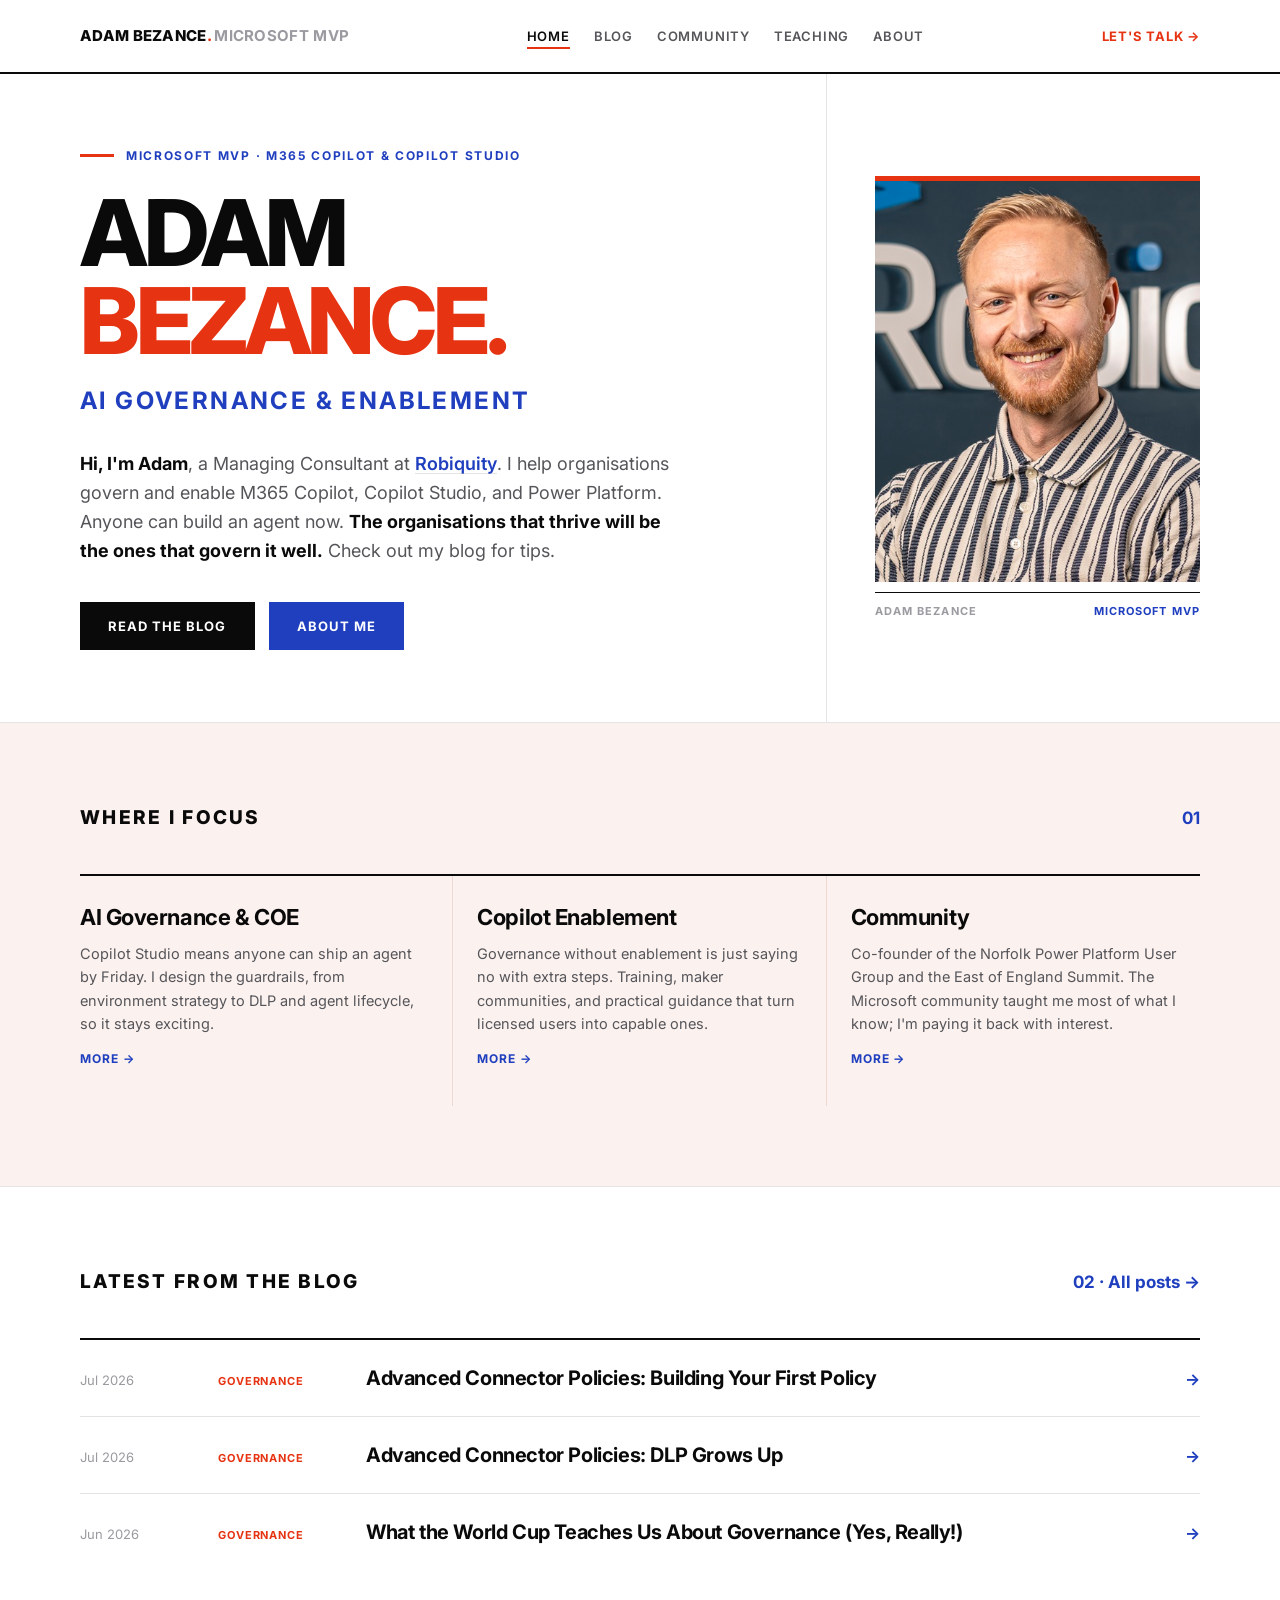
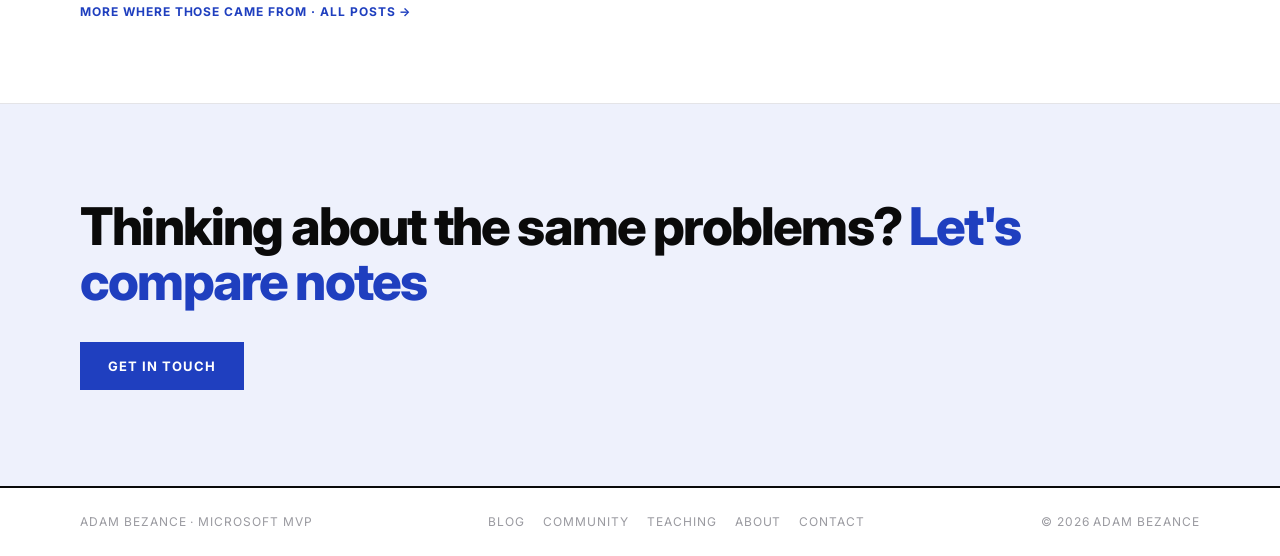
<file: index.html>
<!DOCTYPE html>
<html lang="en">
<head>
  <meta charset="UTF-8">
  <meta name="viewport" content="width=device-width, initial-scale=1.0">
  <title>Adam Bezance | Microsoft MVP · AI Governance &amp; Enablement for M365 Copilot &amp; Copilot Studio</title>
  <meta name="description" content="Microsoft MVP in M365 Copilot and Copilot Studio. I help organisations govern and enable AI: Centres of Excellence, Copilot governance, and practical enablement that makes adoption stick.">
  <link rel="icon" href="favicon.svg" type="image/svg+xml">
  <link rel="icon" href="favicon.png" type="image/png">
  <link rel="preconnect" href="https://fonts.googleapis.com">
  <link rel="preconnect" href="https://fonts.gstatic.com" crossorigin>
  <link href="https://fonts.googleapis.com/css2?family=Inter:wght@400;500;600;700;800&display=swap" rel="stylesheet">
  <link rel="stylesheet" href="css/styles.css">
</head>
<body>

  <!-- NAV -->
  <nav class="nav" id="mainNav">
    <div class="nav-inner">
      <a href="index.html" class="nav-logo">Adam Bezance<span>.</span> <em>Microsoft MVP</em></a>
      <ul class="nav-links" id="navLinks">
        <li><a href="index.html" class="active">Home</a></li>
        <li><a href="blog.html">Blog</a></li>
        <li><a href="community.html">Community</a></li>
        <li><a href="pluralsight.html">Teaching</a></li>
        <li><a href="about.html">About</a></li>
      </ul>
      <a href="contact.html" class="nav-cta">Let's talk →</a>
      <button class="nav-mobile-toggle" id="mobileToggle" aria-label="Menu">
        <span></span><span></span><span></span>
      </button>
    </div>
  </nav>

  <!-- HERO -->
  <header class="hero">
    <div class="wrap hero-grid">
      <div class="hero-main">
        <div class="kicker">Microsoft MVP · M365 Copilot &amp; Copilot Studio</div>
        <h1 class="hero-title">Adam <em>Bezance.</em></h1>
        <div class="hero-role">AI Governance &amp; Enablement</div>
        <p class="hero-sub"><strong>Hi, I'm Adam</strong>, a Managing Consultant at <a href="https://www.robiquity.com" target="_blank" rel="noopener">Robiquity</a>. I help organisations govern and enable M365 Copilot, Copilot Studio, and Power Platform. Anyone can build an agent now. <strong>The organisations that thrive will be the ones that govern it well.</strong> Check out my blog for tips.</p>
        <div class="hero-actions">
          <a href="blog.html" class="btn">Read the blog</a>
          <a href="about.html" class="btn-blue">About me</a>
        </div>
      </div>
      <div class="hero-side">
        <div>
          <div class="photo"><img src="assets/Adam-Bezance-web.jpg" alt="Adam Bezance"></div>
          <div class="photo-cap"><span>Adam Bezance</span><b>Microsoft MVP</b></div>
        </div>
      </div>
    </div>
  </header>

  <!-- 01 FOCUS -->
  <section class="sec sec-red-tint">
    <div class="wrap">
      <div class="sec-head reveal"><h2>Where I focus</h2><span class="idx">01</span></div>
      <div class="grid3 reveal">
        <div class="cell">
          <h3>AI Governance &amp; COE</h3>
          <p>Copilot Studio means anyone can ship an agent by Friday. I design the guardrails, from environment strategy to DLP and agent lifecycle, so it stays exciting.</p>
          <a href="about.html" class="more-link">More →</a>
        </div>
        <div class="cell">
          <h3>Copilot Enablement</h3>
          <p>Governance without enablement is just saying no with extra steps. Training, maker communities, and practical guidance that turn licensed users into capable ones.</p>
          <a href="about.html" class="more-link">More →</a>
        </div>
        <div class="cell">
          <h3>Community</h3>
          <p>Co-founder of the Norfolk Power Platform User Group and the East of England Summit. The Microsoft community taught me most of what I know; I'm paying it back with interest.</p>
          <a href="community.html" class="more-link">More →</a>
        </div>
      </div>
    </div>
  </section>

  <!-- 02 BLOG -->
  <section class="sec">
    <div class="wrap">
      <div class="sec-head reveal"><h2>Latest from the blog</h2><span class="idx"><a href="blog.html">02 · All posts →</a></span></div>
      <a href="blog/acp-building-your-first-policy.html" class="post reveal">
        <span class="pdate">Jul 2026</span>
        <span class="ptag">Governance</span>
        <span><h3>Advanced Connector Policies: Building Your First Policy</h3></span>
        <span class="arr">→</span>
      </a>
      <a href="blog/advanced-connector-policies.html" class="post reveal">
        <span class="pdate">Jul 2026</span>
        <span class="ptag">Governance</span>
        <span><h3>Advanced Connector Policies: DLP Grows Up</h3></span>
        <span class="arr">→</span>
      </a>
      <a href="https://www.robiquity.com/news/what-the-world-cup-teaches-us-about-governance-yes-really" target="_blank" rel="noopener" class="post reveal">
        <span class="pdate">Jun 2026</span>
        <span class="ptag">Governance</span>
        <span><h3>What the World Cup Teaches Us About Governance (Yes, Really!)</h3></span>
        <span class="arr">→</span>
      </a>
      <a href="blog.html" class="more-link all-posts reveal">More where those came from · All posts →</a>
    </div>
  </section>

  <!-- CONTACT -->
  <section class="contact">
    <div class="wrap reveal">
      <h2>Thinking about the same problems? <em>Let's compare notes</em></h2>
      <a href="contact.html" class="btn-blue">Get in touch</a>
    </div>
  </section>

  <!-- FOOTER -->
  <footer class="footer">
    <div class="footer-inner">
      <span>Adam Bezance · Microsoft MVP</span>
      <nav class="footer-links">
        <a href="blog.html">Blog</a>
        <a href="community.html">Community</a>
        <a href="pluralsight.html">Teaching</a>
        <a href="about.html">About</a>
        <a href="contact.html">Contact</a>
      </nav>
      <span>© 2026 Adam Bezance</span>
    </div>
  </footer>

  <script src="js/site.js"></script>
</body>
</html>
</file>
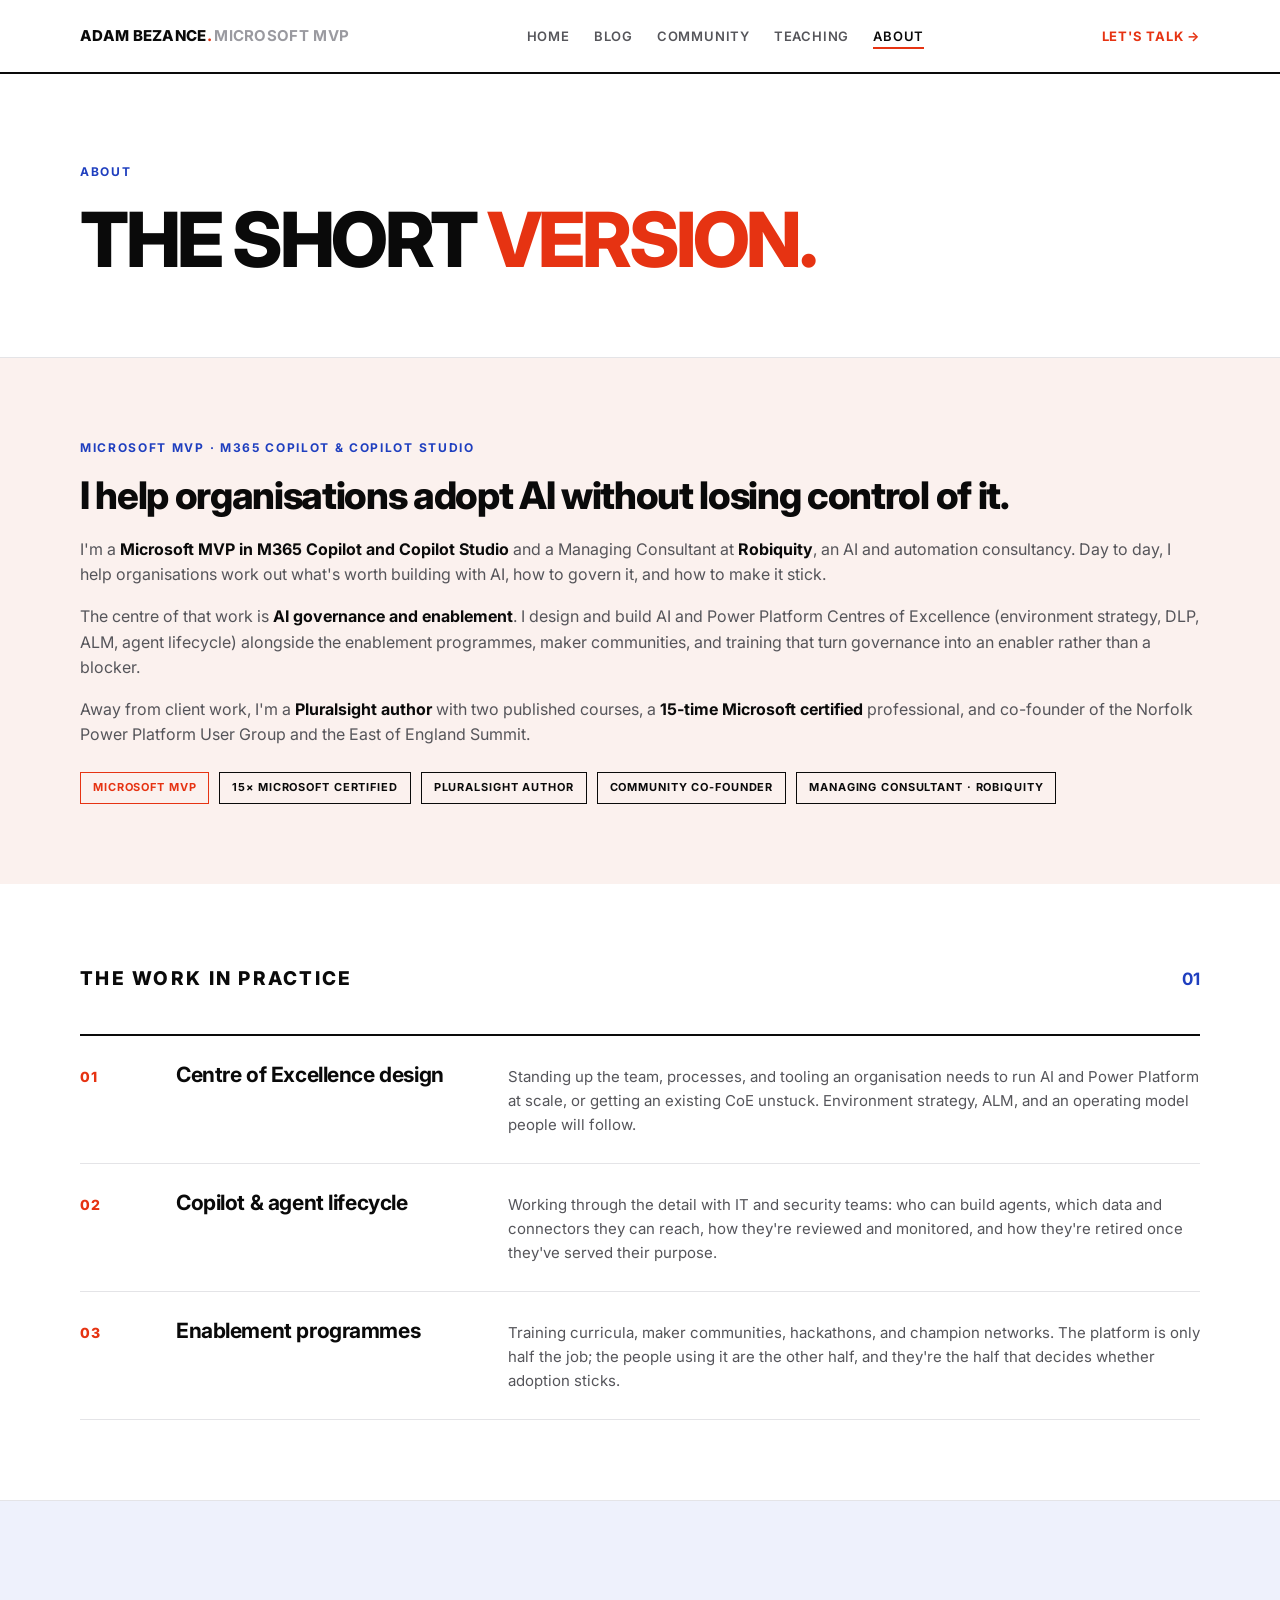
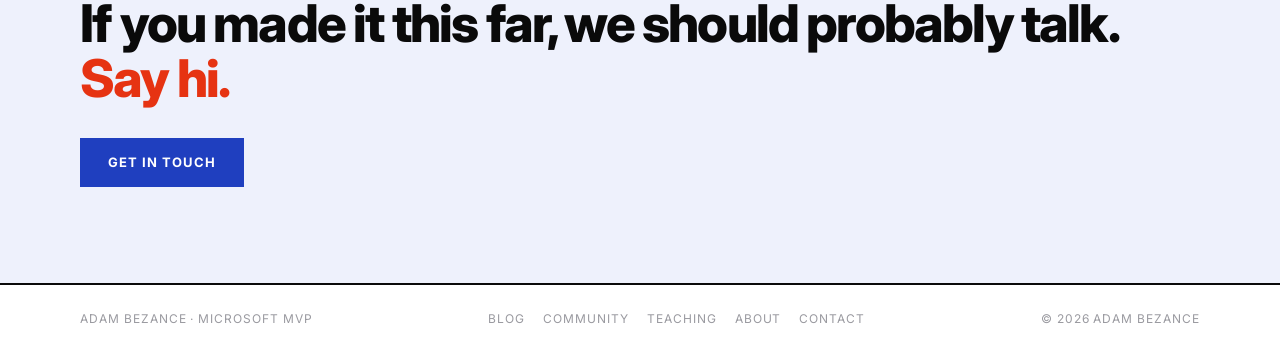
<file: about.html>
<!DOCTYPE html>
<html lang="en">
<head>
  <meta charset="UTF-8">
  <meta name="viewport" content="width=device-width, initial-scale=1.0">
  <title>About | Adam Bezance</title>
  <meta name="description" content="Adam Bezance: Microsoft MVP in M365 Copilot and Copilot Studio, Managing Consultant at Robiquity, Pluralsight author, and community co-founder.">
  <link rel="icon" href="favicon.svg" type="image/svg+xml">
  <link rel="icon" href="favicon.png" type="image/png">
  <link rel="preconnect" href="https://fonts.googleapis.com">
  <link rel="preconnect" href="https://fonts.gstatic.com" crossorigin>
  <link href="https://fonts.googleapis.com/css2?family=Inter:wght@400;500;600;700;800&display=swap" rel="stylesheet">
  <link rel="stylesheet" href="css/styles.css">
</head>
<body>

  <nav class="nav" id="mainNav">
    <div class="nav-inner">
      <a href="index.html" class="nav-logo">Adam Bezance<span>.</span> <em>Microsoft MVP</em></a>
      <ul class="nav-links" id="navLinks">
        <li><a href="index.html">Home</a></li>
        <li><a href="blog.html">Blog</a></li>
        <li><a href="community.html">Community</a></li>
        <li><a href="pluralsight.html">Teaching</a></li>
        <li><a href="about.html" class="active">About</a></li>
      </ul>
      <a href="contact.html" class="nav-cta">Let's talk →</a>
      <button class="nav-mobile-toggle" id="mobileToggle" aria-label="Menu">
        <span></span><span></span><span></span>
      </button>
    </div>
  </nav>

  <header class="page-hero">
    <div class="wrap">
      <div class="kicker">About</div>
      <h1>The short <em>version.</em></h1>
    </div>
  </header>

  <main class="sec sec-red-tint">
    <div class="wrap">
      <div class="about-solo reveal">
        <div class="kicker">Microsoft MVP · M365 Copilot &amp; Copilot Studio</div>
        <h2>I help organisations adopt AI without losing control of it.</h2>
        <p>I'm a <strong>Microsoft MVP in M365 Copilot and Copilot Studio</strong> and a Managing Consultant at <strong>Robiquity</strong>, an AI and automation consultancy. Day to day, I help organisations work out what's worth building with AI, how to govern it, and how to make it stick.</p>
        <p>The centre of that work is <strong>AI governance and enablement</strong>. I design and build AI and Power Platform Centres of Excellence (environment strategy, DLP, ALM, agent lifecycle) alongside the enablement programmes, maker communities, and training that turn governance into an enabler rather than a blocker.</p>
        <p>Away from client work, I'm a <strong>Pluralsight author</strong> with two published courses, a <strong>15-time Microsoft certified</strong> professional, and co-founder of the Norfolk Power Platform User Group and the East of England Summit.</p>
        <div class="cred-list">
          <span class="cred red">Microsoft MVP</span>
          <span class="cred">15× Microsoft Certified</span>
          <span class="cred">Pluralsight Author</span>
          <span class="cred">Community Co-founder</span>
          <span class="cred">Managing Consultant · Robiquity</span>
        </div>
      </div>
    </div>
  </main>

  <section class="sec">
    <div class="wrap">
      <div class="sec-head reveal"><h2>The work in practice</h2><span class="idx">01</span></div>
      <div class="work-list reveal">
        <div class="work-row">
          <span class="work-num">01</span>
          <h3>Centre of Excellence design</h3>
          <p>Standing up the team, processes, and tooling an organisation needs to run AI and Power Platform at scale, or getting an existing CoE unstuck. Environment strategy, ALM, and an operating model people will follow.</p>
        </div>
        <div class="work-row">
          <span class="work-num">02</span>
          <h3>Copilot &amp; agent lifecycle</h3>
          <p>Working through the detail with IT and security teams: who can build agents, which data and connectors they can reach, how they're reviewed and monitored, and how they're retired once they've served their purpose.</p>
        </div>
        <div class="work-row">
          <span class="work-num">03</span>
          <h3>Enablement programmes</h3>
          <p>Training curricula, maker communities, hackathons, and champion networks. The platform is only half the job; the people using it are the other half, and they're the half that decides whether adoption sticks.</p>
        </div>
      </div>
    </div>
  </section>

  <section class="contact" id="contact">
    <div class="wrap reveal">
      <h2>If you made it this far, we should probably talk. <em class="r">Say hi.</em></h2>
      <a href="contact.html" class="btn-blue">Get in touch</a>
    </div>
  </section>

  <footer class="footer">
    <div class="footer-inner">
      <span>Adam Bezance · Microsoft MVP</span>
      <nav class="footer-links">
        <a href="blog.html">Blog</a>
        <a href="community.html">Community</a>
        <a href="pluralsight.html">Teaching</a>
        <a href="about.html">About</a>
        <a href="contact.html">Contact</a>
      </nav>
      <span>© 2026 Adam Bezance</span>
    </div>
  </footer>

  <script src="js/site.js"></script>
</body>
</html>
</file>
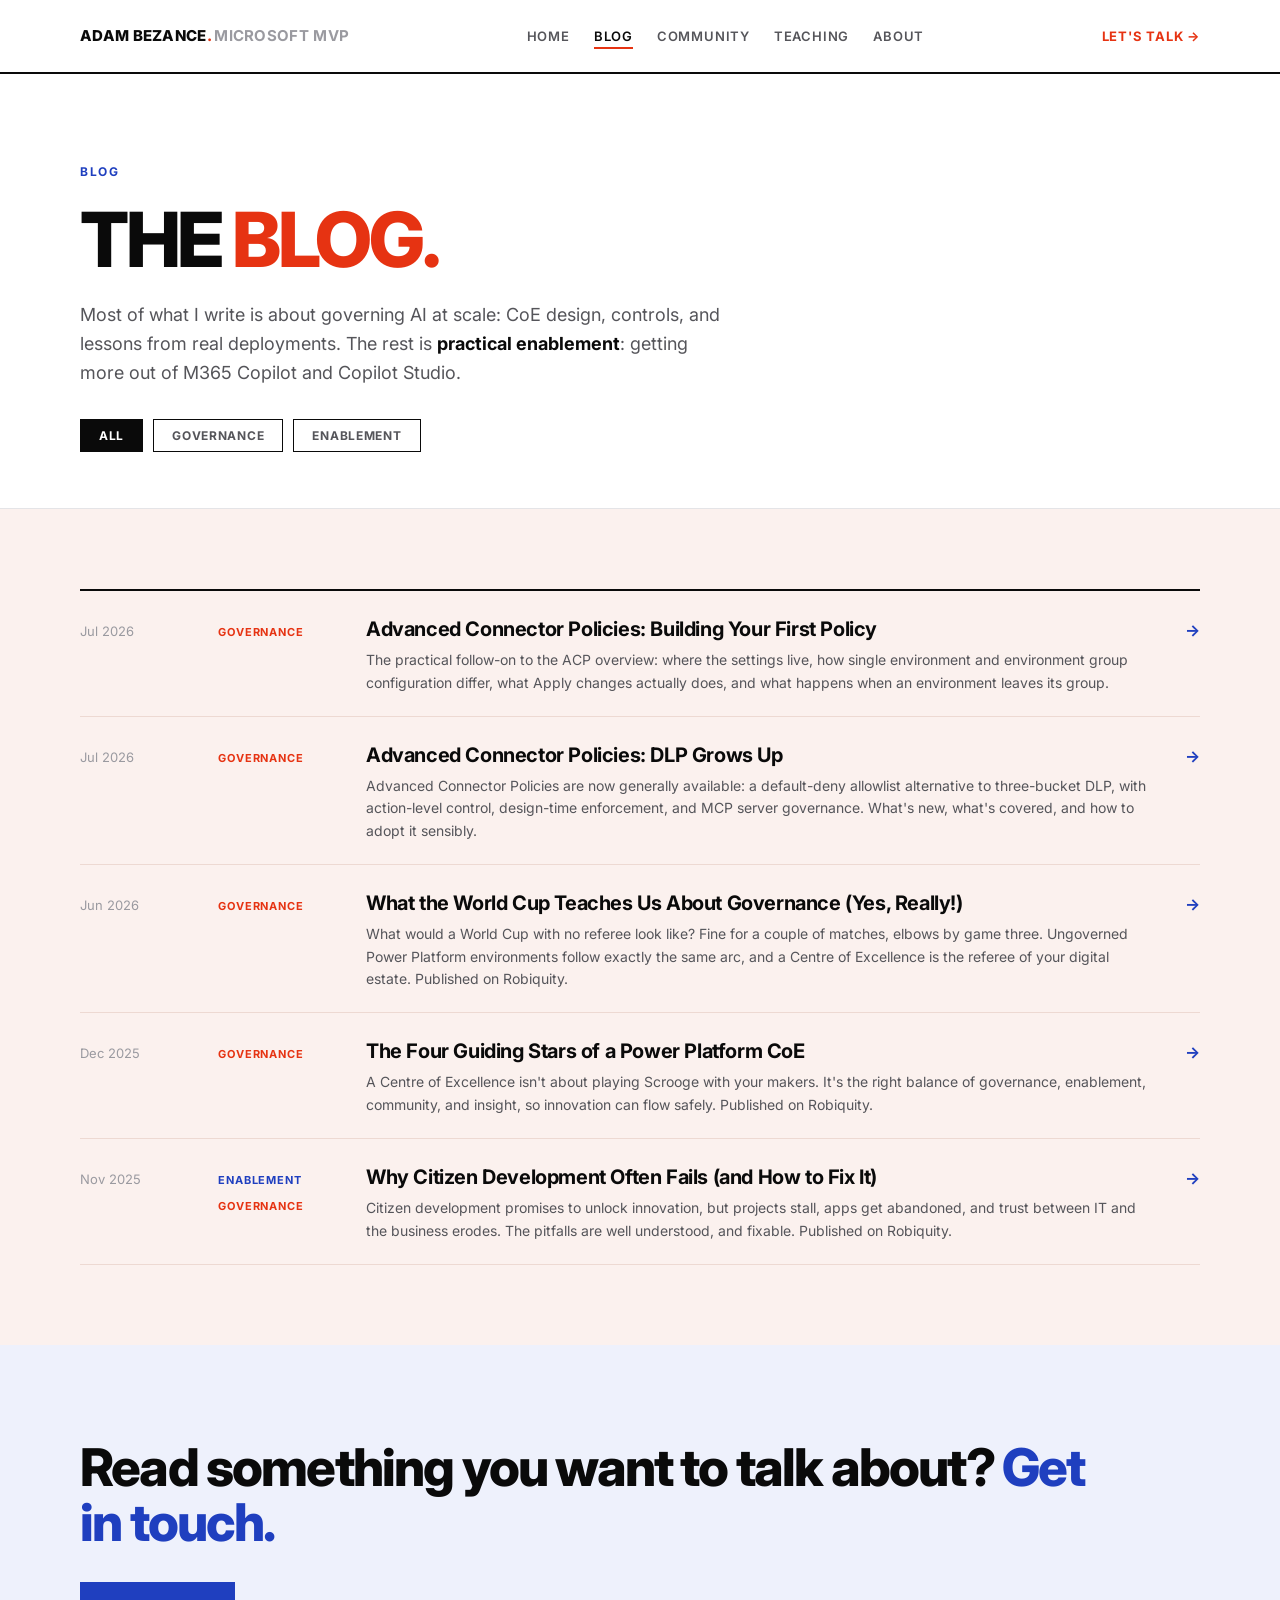
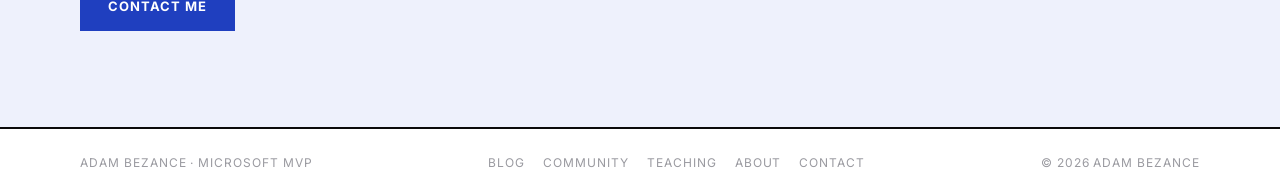
<file: blog-post.html>
<!DOCTYPE html>
<html lang="en">
<head>
  <meta charset="UTF-8">
  <meta http-equiv="refresh" content="0; url=blog.html">
  <title>Redirecting…</title>
</head>
<body>
  <script>window.location.replace('blog.html');</script>
</body>
</html>
</file>
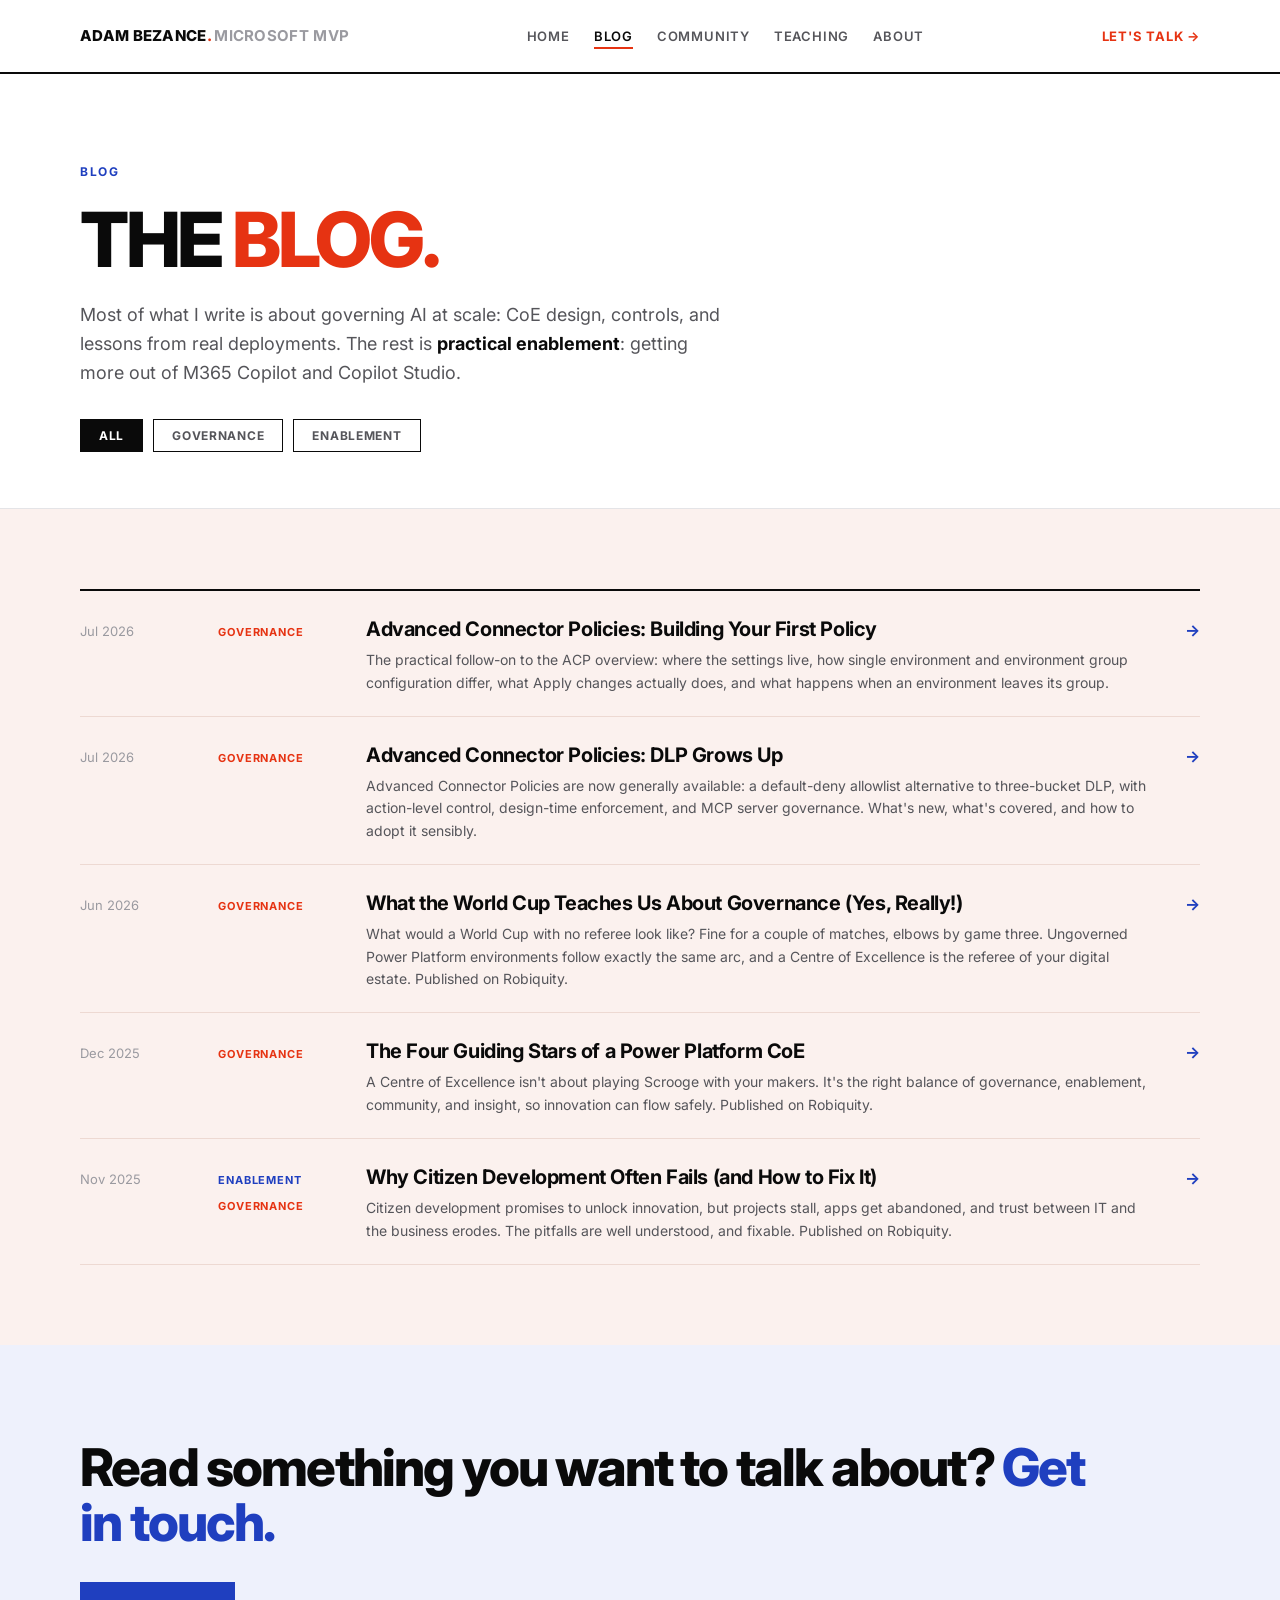
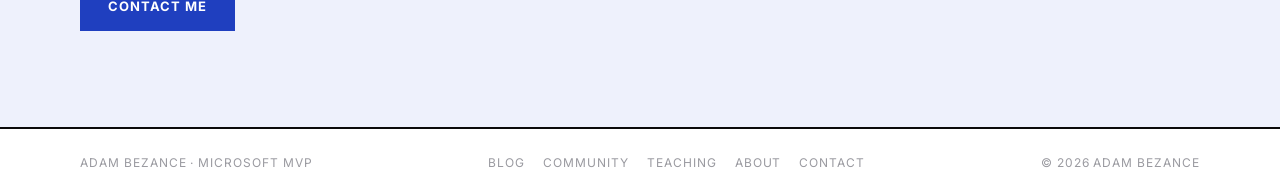
<file: blog.html>
<!DOCTYPE html>
<html lang="en">
<head>
  <meta charset="UTF-8">
  <meta name="viewport" content="width=device-width, initial-scale=1.0">
  <title>Blog | Adam Bezance</title>
  <meta name="description" content="Blog on AI governance, Centres of Excellence, and practical enablement for M365 Copilot and Copilot Studio.">
  <link rel="icon" href="favicon.svg" type="image/svg+xml">
  <link rel="icon" href="favicon.png" type="image/png">
  <link rel="preconnect" href="https://fonts.googleapis.com">
  <link rel="preconnect" href="https://fonts.gstatic.com" crossorigin>
  <link href="https://fonts.googleapis.com/css2?family=Inter:wght@400;500;600;700;800&display=swap" rel="stylesheet">
  <link rel="stylesheet" href="css/styles.css">
</head>
<body>

  <nav class="nav" id="mainNav">
    <div class="nav-inner">
      <a href="index.html" class="nav-logo">Adam Bezance<span>.</span> <em>Microsoft MVP</em></a>
      <ul class="nav-links" id="navLinks">
        <li><a href="index.html">Home</a></li>
        <li><a href="blog.html" class="active">Blog</a></li>
        <li><a href="community.html">Community</a></li>
        <li><a href="pluralsight.html">Teaching</a></li>
        <li><a href="about.html">About</a></li>
      </ul>
      <a href="contact.html" class="nav-cta">Let's talk →</a>
      <button class="nav-mobile-toggle" id="mobileToggle" aria-label="Menu">
        <span></span><span></span><span></span>
      </button>
    </div>
  </nav>

  <header class="page-hero">
    <div class="wrap">
      <div class="kicker">Blog</div>
      <h1>The <em>Blog.</em></h1>
      <p class="lede">Most of what I write is about governing AI at scale: CoE design, controls, and lessons from real deployments. The rest is <strong>practical enablement</strong>: getting more out of M365 Copilot and Copilot Studio.</p>
      <div class="filter-bar" id="filterBar">
        <button class="filter-btn active" data-filter="all">All</button>
        <button class="filter-btn" data-filter="governance">Governance</button>
        <button class="filter-btn" data-filter="enablement">Enablement</button>
      </div>
    </div>
  </header>

  <main class="sec sec-red-tint">
    <div class="wrap" id="postList">
      <a href="blog/acp-building-your-first-policy.html" class="post reveal" data-topics="governance">
        <span class="pdate">Jul 2026</span>
        <span class="ptag">Governance</span>
        <span>
          <h3>Advanced Connector Policies: Building Your First Policy</h3>
          <p>The practical follow-on to the ACP overview: where the settings live, how single environment and environment group configuration differ, what Apply changes actually does, and what happens when an environment leaves its group.</p>
        </span>
        <span class="arr">→</span>
      </a>
      <a href="blog/advanced-connector-policies.html" class="post reveal" data-topics="governance">
        <span class="pdate">Jul 2026</span>
        <span class="ptag">Governance</span>
        <span>
          <h3>Advanced Connector Policies: DLP Grows Up</h3>
          <p>Advanced Connector Policies are now generally available: a default-deny allowlist alternative to three-bucket DLP, with action-level control, design-time enforcement, and MCP server governance. What's new, what's covered, and how to adopt it sensibly.</p>
        </span>
        <span class="arr">→</span>
      </a>
      <a href="https://www.robiquity.com/news/what-the-world-cup-teaches-us-about-governance-yes-really" target="_blank" rel="noopener" class="post reveal" data-topics="governance">
        <span class="pdate">Jun 2026</span>
        <span class="ptag">Governance</span>
        <span>
          <h3>What the World Cup Teaches Us About Governance (Yes, Really!)</h3>
          <p>What would a World Cup with no referee look like? Fine for a couple of matches, elbows by game three. Ungoverned Power Platform environments follow exactly the same arc, and a Centre of Excellence is the referee of your digital estate. Published on Robiquity.</p>
        </span>
        <span class="arr">→</span>
      </a>
      <a href="https://www.robiquity.com/news/four-guiding-stars-power-platform-coe" target="_blank" rel="noopener" class="post reveal" data-topics="governance">
        <span class="pdate">Dec 2025</span>
        <span class="ptag">Governance</span>
        <span>
          <h3>The Four Guiding Stars of a Power Platform CoE</h3>
          <p>A Centre of Excellence isn't about playing Scrooge with your makers. It's the right balance of governance, enablement, community, and insight, so innovation can flow safely. Published on Robiquity.</p>
        </span>
        <span class="arr">→</span>
      </a>
      <a href="https://www.robiquity.com/news/why-citizen-development-fails" target="_blank" rel="noopener" class="post reveal" data-topics="enablement governance">
        <span class="pdate">Nov 2025</span>
        <span><span class="ptag blue">Enablement</span> <span class="ptag">Governance</span></span>
        <span>
          <h3>Why Citizen Development Often Fails (and How to Fix It)</h3>
          <p>Citizen development promises to unlock innovation, but projects stall, apps get abandoned, and trust between IT and the business erodes. The pitfalls are well understood, and fixable. Published on Robiquity.</p>
        </span>
        <span class="arr">→</span>
      </a>
    </div>
  </main>

  <section class="contact">
    <div class="wrap reveal">
      <h2>Read something you want to talk about? <em>Get in touch.</em></h2>
      <a href="contact.html" class="btn-blue">Contact me</a>
    </div>
  </section>

  <footer class="footer">
    <div class="footer-inner">
      <span>Adam Bezance · Microsoft MVP</span>
      <nav class="footer-links">
        <a href="blog.html">Blog</a>
        <a href="community.html">Community</a>
        <a href="pluralsight.html">Teaching</a>
        <a href="about.html">About</a>
        <a href="contact.html">Contact</a>
      </nav>
      <span>© 2026 Adam Bezance</span>
    </div>
  </footer>

  <script src="js/site.js"></script>
  <script>
    (function () {
      var bar = document.getElementById('filterBar');
      var posts = document.querySelectorAll('#postList .post');
      bar.addEventListener('click', function (e) {
        var btn = e.target.closest('.filter-btn');
        if (!btn) return;
        bar.querySelectorAll('.filter-btn').forEach(function (b) { b.classList.remove('active'); });
        btn.classList.add('active');
        var f = btn.dataset.filter;
        posts.forEach(function (p) {
          p.style.display = (f === 'all' || (p.dataset.topics || '').includes(f)) ? '' : 'none';
        });
      });
    })();
  </script>
</body>
</html>
</file>
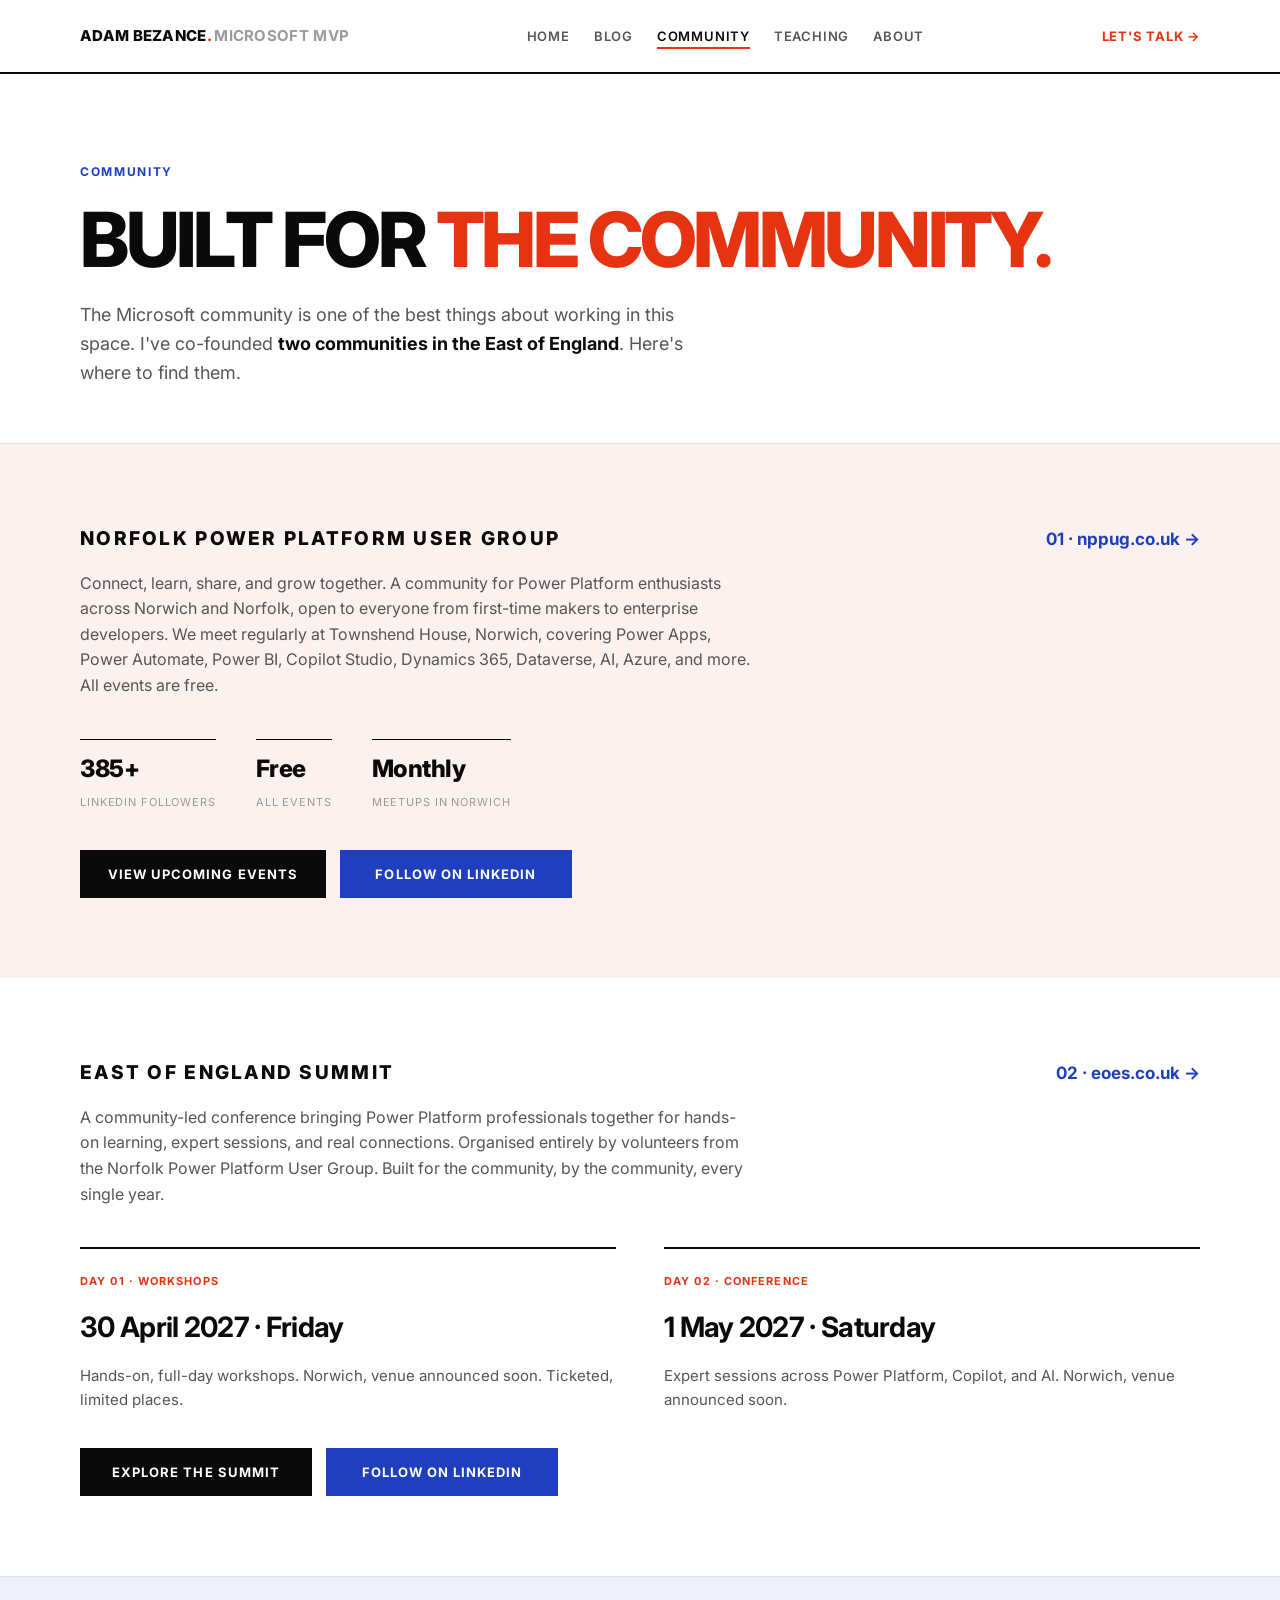
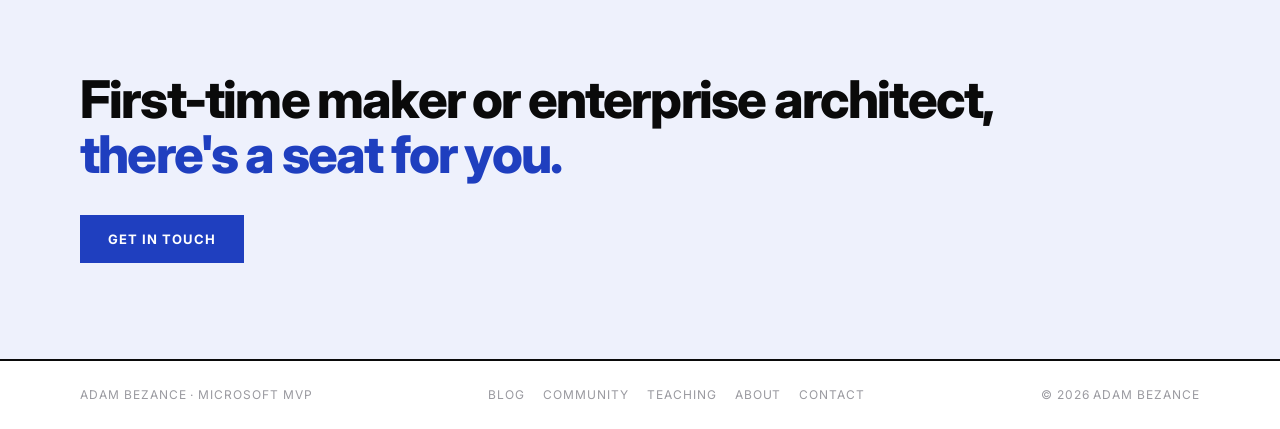
<file: community.html>
<!DOCTYPE html>
<html lang="en">
<head>
  <meta charset="UTF-8">
  <meta name="viewport" content="width=device-width, initial-scale=1.0">
  <title>Community | Adam Bezance</title>
  <meta name="description" content="Co-founder of the Norfolk Power Platform User Group and the East of England Summit: free, community-led Microsoft events in the East of England.">
  <link rel="icon" href="favicon.svg" type="image/svg+xml">
  <link rel="icon" href="favicon.png" type="image/png">
  <link rel="preconnect" href="https://fonts.googleapis.com">
  <link rel="preconnect" href="https://fonts.gstatic.com" crossorigin>
  <link href="https://fonts.googleapis.com/css2?family=Inter:wght@400;500;600;700;800&display=swap" rel="stylesheet">
  <link rel="stylesheet" href="css/styles.css">
</head>
<body>

  <nav class="nav" id="mainNav">
    <div class="nav-inner">
      <a href="index.html" class="nav-logo">Adam Bezance<span>.</span> <em>Microsoft MVP</em></a>
      <ul class="nav-links" id="navLinks">
        <li><a href="index.html">Home</a></li>
        <li><a href="blog.html">Blog</a></li>
        <li><a href="community.html" class="active">Community</a></li>
        <li><a href="pluralsight.html">Teaching</a></li>
        <li><a href="about.html">About</a></li>
      </ul>
      <a href="contact.html" class="nav-cta">Let's talk →</a>
      <button class="nav-mobile-toggle" id="mobileToggle" aria-label="Menu">
        <span></span><span></span><span></span>
      </button>
    </div>
  </nav>

  <header class="page-hero">
    <div class="wrap">
      <div class="kicker">Community</div>
      <h1>Built for <em>the community.</em></h1>
      <p class="lede">The Microsoft community is one of the best things about working in this space. I've co-founded <strong>two communities in the East of England</strong>. Here's where to find them.</p>
    </div>
  </header>

  <main class="sec sec-red-tint">
    <div class="wrap">
      <div class="sec-head reveal"><h2>Norfolk Power Platform User Group</h2><span class="idx"><a href="https://www.nppug.co.uk" target="_blank" rel="noopener">01 · nppug.co.uk →</a></span></div>
      <p class="sec-intro reveal">Connect, learn, share, and grow together. A community for Power Platform enthusiasts across Norwich and Norfolk, open to everyone from first-time makers to enterprise developers. We meet regularly at Townshend House, Norwich, covering Power Apps, Power Automate, Power BI, Copilot Studio, Dynamics 365, Dataverse, AI, Azure, and more. All events are free.</p>
      <div class="facts reveal" style="grid-template-columns: repeat(3, auto); justify-content: start; gap: 40px; margin-bottom: 36px;">
        <div class="fact"><b>385+</b><span>LinkedIn followers</span></div>
        <div class="fact"><b>Free</b><span>All events</span></div>
        <div class="fact"><b>Monthly</b><span>Meetups in Norwich</span></div>
      </div>
      <div class="hero-actions btn-row reveal">
        <a href="https://www.nppug.co.uk/events" target="_blank" rel="noopener" class="btn">View upcoming events</a>
        <a href="https://www.linkedin.com/company/norfolk-power-platform-user-group/" target="_blank" rel="noopener" class="btn-blue">Follow on LinkedIn</a>
      </div>
    </div>
  </main>

  <section class="sec">
    <div class="wrap">
      <div class="sec-head reveal"><h2>East of England Summit</h2><span class="idx"><a href="https://www.eoes.co.uk" target="_blank" rel="noopener">02 · eoes.co.uk →</a></span></div>
      <p class="sec-intro reveal">A community-led conference bringing Power Platform professionals together for hands-on learning, expert sessions, and real connections. Organised entirely by volunteers from the Norfolk Power Platform User Group. Built for the community, by the community, every single year.</p>
      <div class="block-grid reveal">
        <div class="block">
          <span class="role">Day 01 · Workshops</span>
          <h3>30 April 2027 · Friday</h3>
          <p>Hands-on, full-day workshops. Norwich, venue announced soon. Ticketed, limited places.</p>
        </div>
        <div class="block">
          <span class="role">Day 02 · Conference</span>
          <h3>1 May 2027 · Saturday</h3>
          <p>Expert sessions across Power Platform, Copilot, and AI. Norwich, venue announced soon.</p>
        </div>
      </div>
      <div class="hero-actions btn-row reveal" style="margin-top: 36px;">
        <a href="https://www.eoes.co.uk" target="_blank" rel="noopener" class="btn">Explore the summit</a>
        <a href="https://www.linkedin.com/company/eoepps" target="_blank" rel="noopener" class="btn-blue">Follow on LinkedIn</a>
      </div>
    </div>
  </section>

  <section class="contact">
    <div class="wrap reveal">
      <h2>First-time maker or enterprise architect, <em>there's a seat for you.</em></h2>
      <a href="contact.html" class="btn-blue">Get in touch</a>
    </div>
  </section>

  <footer class="footer">
    <div class="footer-inner">
      <span>Adam Bezance · Microsoft MVP</span>
      <nav class="footer-links">
        <a href="blog.html">Blog</a>
        <a href="community.html">Community</a>
        <a href="pluralsight.html">Teaching</a>
        <a href="about.html">About</a>
        <a href="contact.html">Contact</a>
      </nav>
      <span>© 2026 Adam Bezance</span>
    </div>
  </footer>

  <script src="js/site.js"></script>
</body>
</html>
</file>
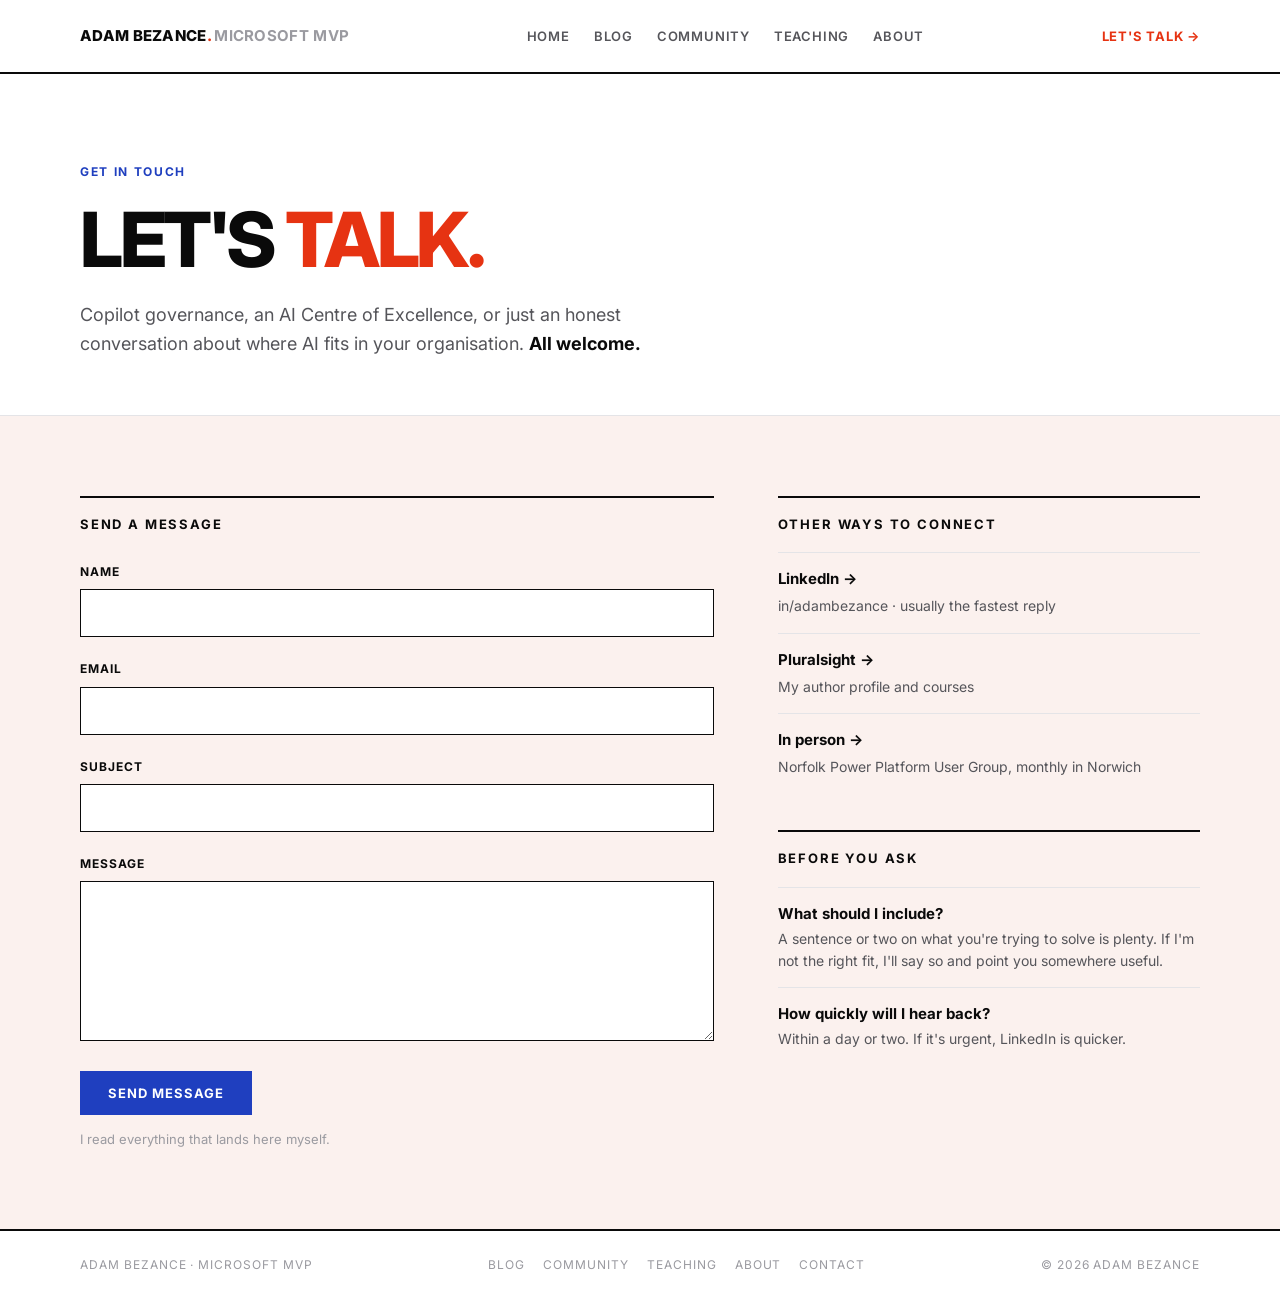
<file: contact.html>
<!DOCTYPE html>
<html lang="en">
<head>
  <meta charset="UTF-8">
  <meta name="viewport" content="width=device-width, initial-scale=1.0">
  <title>Contact | Adam Bezance</title>
  <meta name="description" content="Get in touch with Adam Bezance, Microsoft MVP, about Copilot governance, AI Centres of Excellence, or anything Power Platform.">
  <link rel="icon" href="favicon.svg" type="image/svg+xml">
  <link rel="icon" href="favicon.png" type="image/png">
  <link rel="preconnect" href="https://fonts.googleapis.com">
  <link rel="preconnect" href="https://fonts.gstatic.com" crossorigin>
  <link href="https://fonts.googleapis.com/css2?family=Inter:wght@400;500;600;700;800&display=swap" rel="stylesheet">
  <link rel="stylesheet" href="css/styles.css">
  <style>
    .contact-grid { display: grid; grid-template-columns: 1.2fr 0.8fr; gap: clamp(32px, 5vw, 72px); align-items: start; }
    .form-head { font-size: 13px; font-weight: 700; text-transform: uppercase; letter-spacing: 0.14em; border-top: 2px solid var(--line-dark); padding-top: 16px; margin-bottom: 28px; }
    .field { margin-bottom: 22px; }
    .field label { display: block; font-size: 12px; font-weight: 700; text-transform: uppercase; letter-spacing: 0.08em; margin-bottom: 8px; }
    .field input, .field textarea {
      width: 100%; padding: 13px 14px;
      font-family: var(--sans); font-size: 16px; color: var(--ink); /* 16px stops iOS zooming the page when a field is tapped */
      background: var(--bg); border: 1px solid var(--line-dark); border-radius: 0;
      transition: border-color 160ms ease, box-shadow 160ms ease;
    }
    .field input:focus, .field textarea:focus { outline: none; border-color: var(--blue); box-shadow: 0 0 0 2px var(--blue-tint); }
    .field textarea { min-height: 160px; resize: vertical; }
    .form-note { font-size: 13px; color: var(--ink-3); margin-top: 14px; }
    .form-status { display: none; margin-top: 18px; padding: 14px 16px; font-size: 14px; font-weight: 600; }
    .form-status.ok { display: block; background: var(--blue-tint); color: var(--blue-deep); border-left: 4px solid var(--blue); }
    .form-status.err { display: block; background: #FDEEEA; color: var(--red-deep); border-left: 4px solid var(--red); }
    .aside-block { border-top: 2px solid var(--line-dark); padding-top: 16px; margin-bottom: 36px; }
    .aside-block h3 { font-size: 13px; font-weight: 700; text-transform: uppercase; letter-spacing: 0.14em; margin-bottom: 18px; }
    .aside-item { padding: 14px 0; border-top: 1px solid var(--line); }
    .aside-item b { display: block; font-size: 15px; font-weight: 700; margin-bottom: 2px; }
    .aside-item span, .aside-item p { font-size: 14px; color: var(--ink-2); }
    .aside-item a b:hover { color: var(--blue); }
    @media (max-width: 840px) {
      .contact-grid { grid-template-columns: 1fr; }
      .form-head, .aside-block h3 { font-size: 15px; letter-spacing: 0.12em; }
      .field label { font-size: 13px; }
      .aside-item b { font-size: 16px; }
      .aside-item span, .aside-item p { font-size: 15px; }
    }
  </style>
</head>
<body>

  <nav class="nav" id="mainNav">
    <div class="nav-inner">
      <a href="index.html" class="nav-logo">Adam Bezance<span>.</span> <em>Microsoft MVP</em></a>
      <ul class="nav-links" id="navLinks">
        <li><a href="index.html">Home</a></li>
        <li><a href="blog.html">Blog</a></li>
        <li><a href="community.html">Community</a></li>
        <li><a href="pluralsight.html">Teaching</a></li>
        <li><a href="about.html">About</a></li>
      </ul>
      <a href="contact.html" class="nav-cta">Let's talk →</a>
      <button class="nav-mobile-toggle" id="mobileToggle" aria-label="Menu">
        <span></span><span></span><span></span>
      </button>
    </div>
  </nav>

  <header class="page-hero">
    <div class="wrap">
      <div class="kicker">Get in touch</div>
      <h1>Let's <em>talk.</em></h1>
      <p class="lede">Copilot governance, an AI Centre of Excellence, or just an honest conversation about where AI fits in your organisation. <strong>All welcome.</strong></p>
    </div>
  </header>

  <main class="sec sec-red-tint">
    <div class="wrap contact-grid">

      <div>
        <div class="form-head">Send a message</div>
        <form id="contactForm" method="POST" action="https://api.web3forms.com/submit">
          <input type="hidden" name="access_key" value="3cbaa875-593d-4444-b46c-5f715d0c2c9f">
          <input type="checkbox" name="botcheck" style="display:none;" tabindex="-1" autocomplete="off">
          <div class="field">
            <label for="cf-name">Name</label>
            <input id="cf-name" type="text" name="name" required autocomplete="name">
          </div>
          <div class="field">
            <label for="cf-email">Email</label>
            <input id="cf-email" type="email" name="email" required autocomplete="email">
          </div>
          <div class="field">
            <label for="cf-subject">Subject</label>
            <input id="cf-subject" type="text" name="subject">
          </div>
          <div class="field">
            <label for="cf-message">Message</label>
            <textarea id="cf-message" name="message" required></textarea>
          </div>
          <button type="submit" class="btn-blue" id="cf-send">Send message</button>
          <div class="form-status" id="cf-status"></div>
          <p class="form-note">I read everything that lands here myself.</p>
        </form>
      </div>

      <div>
        <div class="aside-block">
          <h3>Other ways to connect</h3>
          <a class="aside-item" style="display:block;" href="https://linkedin.com/in/adambezance" target="_blank" rel="noopener">
            <b>LinkedIn →</b>
            <span>in/adambezance · usually the fastest reply</span>
          </a>
          <a class="aside-item" style="display:block;" href="https://www.pluralsight.com/authors/adam-bezance" target="_blank" rel="noopener">
            <b>Pluralsight →</b>
            <span>My author profile and courses</span>
          </a>
          <a class="aside-item" style="display:block;" href="https://www.nppug.co.uk" target="_blank" rel="noopener">
            <b>In person →</b>
            <span>Norfolk Power Platform User Group, monthly in Norwich</span>
          </a>
        </div>

        <div class="aside-block">
          <h3>Before you ask</h3>
          <div class="aside-item">
            <b>What should I include?</b>
            <p>A sentence or two on what you're trying to solve is plenty. If I'm not the right fit, I'll say so and point you somewhere useful.</p>
          </div>
          <div class="aside-item">
            <b>How quickly will I hear back?</b>
            <p>Within a day or two. If it's urgent, LinkedIn is quicker.</p>
          </div>
        </div>
      </div>

    </div>
  </main>

  <footer class="footer">
    <div class="footer-inner">
      <span>Adam Bezance · Microsoft MVP</span>
      <nav class="footer-links">
        <a href="blog.html">Blog</a>
        <a href="community.html">Community</a>
        <a href="pluralsight.html">Teaching</a>
        <a href="about.html">About</a>
        <a href="contact.html">Contact</a>
      </nav>
      <span>© 2026 Adam Bezance</span>
    </div>
  </footer>

  <script src="js/site.js"></script>
  <script>
    // AJAX submit via Web3Forms — visitors stay on the page and see an
    // on-page confirmation. The access key in the hidden input is public by
    // design; the destination email address lives only in the Web3Forms
    // account, never in this code.
    (function () {
      var form = document.getElementById('contactForm');
      var status = document.getElementById('cf-status');
      var btn = document.getElementById('cf-send');
      form.addEventListener('submit', function (e) {
        e.preventDefault();
        btn.disabled = true;
        btn.textContent = 'Sending…';
        fetch(form.action, {
          method: 'POST',
          body: new FormData(form),
          headers: { 'Accept': 'application/json' }
        }).then(function (r) {
          if (r.ok) {
            form.reset();
            status.className = 'form-status ok';
            status.textContent = 'Thanks, your message is on its way. I\'ll get back to you within a day or two.';
          } else {
            throw new Error();
          }
        }).catch(function () {
          status.className = 'form-status err';
          status.textContent = 'Something went wrong sending that. Please try again, or reach me on LinkedIn.';
        }).finally(function () {
          btn.disabled = false;
          btn.textContent = 'Send message';
        });
      });
    })();
  </script>
</body>
</html>
</file>
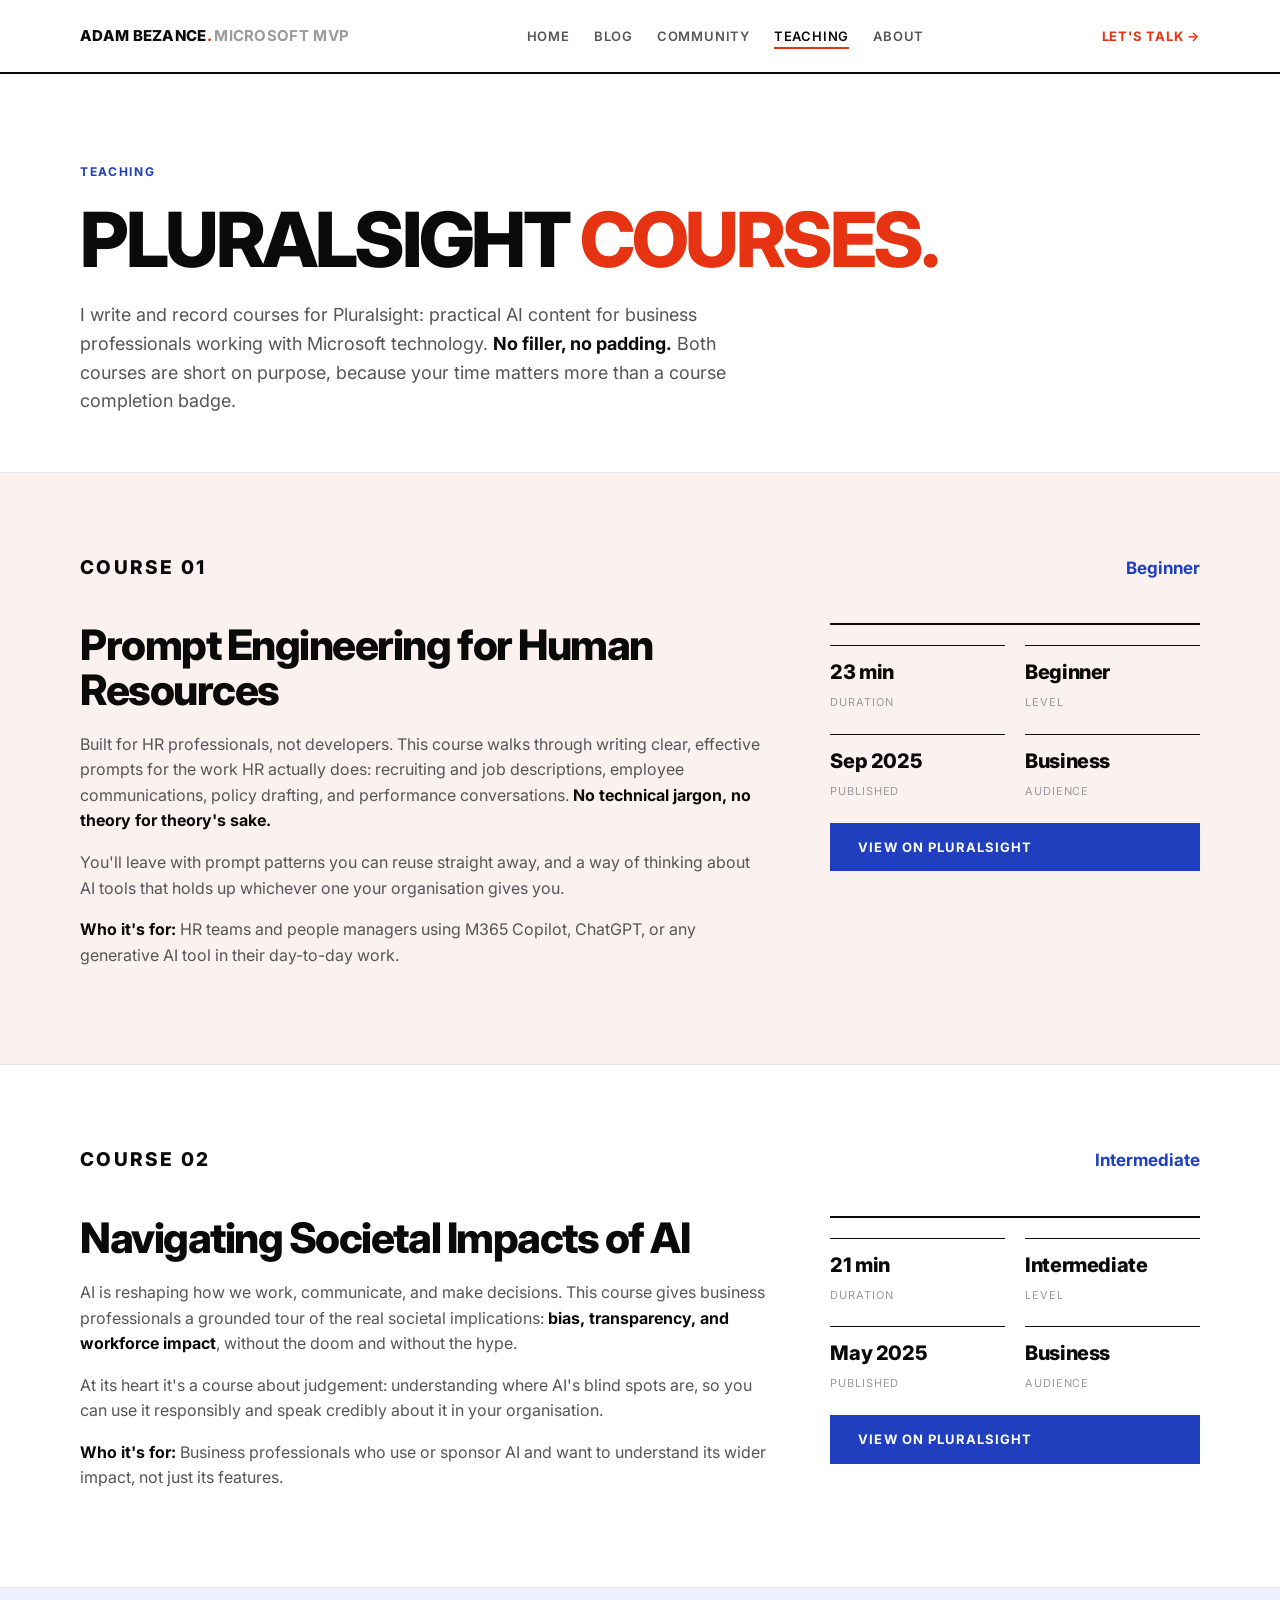
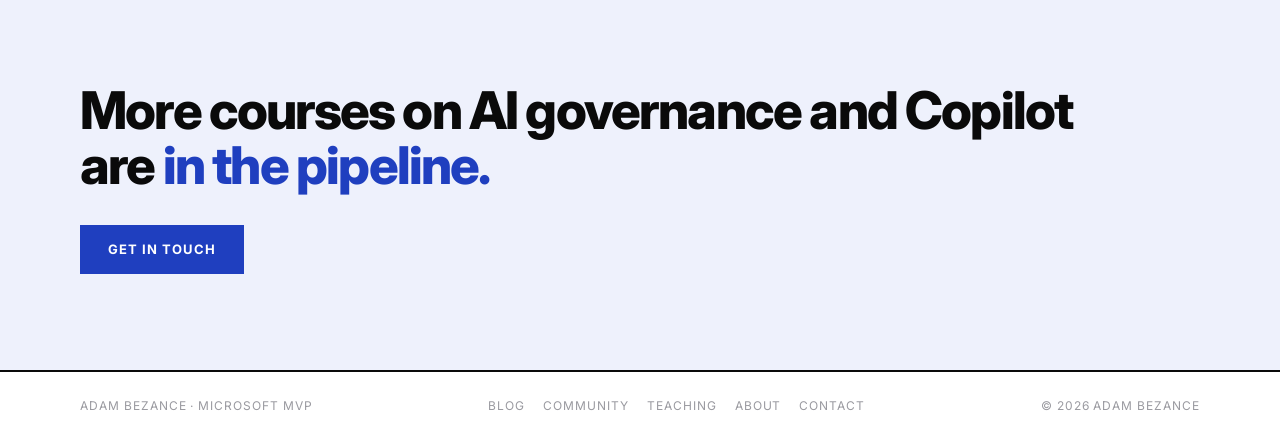
<file: pluralsight.html>
<!DOCTYPE html>
<html lang="en">
<head>
  <meta charset="UTF-8">
  <meta name="viewport" content="width=device-width, initial-scale=1.0">
  <title>Teaching | Adam Bezance</title>
  <meta name="description" content="Pluralsight courses by Adam Bezance: practical AI content for business professionals. No filler, no padding.">
  <link rel="icon" href="favicon.svg" type="image/svg+xml">
  <link rel="icon" href="favicon.png" type="image/png">
  <link rel="preconnect" href="https://fonts.googleapis.com">
  <link rel="preconnect" href="https://fonts.gstatic.com" crossorigin>
  <link href="https://fonts.googleapis.com/css2?family=Inter:wght@400;500;600;700;800&display=swap" rel="stylesheet">
  <link rel="stylesheet" href="css/styles.css">
  <style>
    .course-title { font-size: clamp(26px, 3.8vw, 42px); font-weight: 800; letter-spacing: -0.035em; line-height: 1.05; margin-bottom: 20px; }
    .course-detail { display: grid; grid-template-columns: 1.3fr 0.7fr; gap: clamp(32px, 5vw, 64px); align-items: start; }
    .course-detail p { color: var(--ink-2); margin-bottom: 16px; font-size: 16px; }
    .course-detail p strong { color: var(--ink); }
    .course-aside { border-top: 2px solid var(--line-dark); padding-top: 20px; display: flex; flex-direction: column; gap: 20px; }
    .course-aside .fact b { font-size: 20px; }
    @media (max-width: 840px) { .course-detail { grid-template-columns: 1fr; } }
  </style>
</head>
<body>

  <nav class="nav" id="mainNav">
    <div class="nav-inner">
      <a href="index.html" class="nav-logo">Adam Bezance<span>.</span> <em>Microsoft MVP</em></a>
      <ul class="nav-links" id="navLinks">
        <li><a href="index.html">Home</a></li>
        <li><a href="blog.html">Blog</a></li>
        <li><a href="community.html">Community</a></li>
        <li><a href="pluralsight.html" class="active">Teaching</a></li>
        <li><a href="about.html">About</a></li>
      </ul>
      <a href="contact.html" class="nav-cta">Let's talk →</a>
      <button class="nav-mobile-toggle" id="mobileToggle" aria-label="Menu">
        <span></span><span></span><span></span>
      </button>
    </div>
  </nav>

  <header class="page-hero">
    <div class="wrap">
      <div class="kicker">Teaching</div>
      <h1>Pluralsight <em>courses.</em></h1>
      <p class="lede">I write and record courses for Pluralsight: practical AI content for business professionals working with Microsoft technology. <strong>No filler, no padding.</strong> Both courses are short on purpose, because your time matters more than a course completion badge.</p>
    </div>
  </header>

  <section class="sec sec-red-tint">
    <div class="wrap">
      <div class="sec-head reveal"><h2>Course 01</h2><span class="idx">Beginner</span></div>
      <div class="course-detail reveal">
        <div>
          <h3 class="course-title">Prompt Engineering for Human Resources</h3>
          <p>Built for HR professionals, not developers. This course walks through writing clear, effective prompts for the work HR actually does: recruiting and job descriptions, employee communications, policy drafting, and performance conversations. <strong>No technical jargon, no theory for theory's sake.</strong></p>
          <p>You'll leave with prompt patterns you can reuse straight away, and a way of thinking about AI tools that holds up whichever one your organisation gives you.</p>
          <p><strong>Who it's for:</strong> HR teams and people managers using M365 Copilot, ChatGPT, or any generative AI tool in their day-to-day work.</p>
        </div>
        <div class="course-aside">
          <div class="facts">
            <div class="fact"><b>23 min</b><span>Duration</span></div>
            <div class="fact"><b>Beginner</b><span>Level</span></div>
            <div class="fact"><b>Sep 2025</b><span>Published</span></div>
            <div class="fact"><b>Business</b><span>Audience</span></div>
          </div>
          <a href="https://www.pluralsight.com/courses/prompt-engineering-human-resources" target="_blank" rel="noopener" class="btn-blue">View on Pluralsight</a>
        </div>
      </div>
    </div>
  </section>

  <section class="sec">
    <div class="wrap">
      <div class="sec-head reveal"><h2>Course 02</h2><span class="idx">Intermediate</span></div>
      <div class="course-detail reveal">
        <div>
          <h3 class="course-title">Navigating Societal Impacts of AI</h3>
          <p>AI is reshaping how we work, communicate, and make decisions. This course gives business professionals a grounded tour of the real societal implications: <strong>bias, transparency, and workforce impact</strong>, without the doom and without the hype.</p>
          <p>At its heart it's a course about judgement: understanding where AI's blind spots are, so you can use it responsibly and speak credibly about it in your organisation.</p>
          <p><strong>Who it's for:</strong> Business professionals who use or sponsor AI and want to understand its wider impact, not just its features.</p>
        </div>
        <div class="course-aside">
          <div class="facts">
            <div class="fact"><b>21 min</b><span>Duration</span></div>
            <div class="fact"><b>Intermediate</b><span>Level</span></div>
            <div class="fact"><b>May 2025</b><span>Published</span></div>
            <div class="fact"><b>Business</b><span>Audience</span></div>
          </div>
          <a href="https://www.pluralsight.com/courses/navigating-societal-impacts-ai" target="_blank" rel="noopener" class="btn-blue">View on Pluralsight</a>
        </div>
      </div>
    </div>
  </section>

  <section class="contact">
    <div class="wrap reveal">
      <h2>More courses on AI governance and Copilot are <em>in the pipeline.</em></h2>
      <a href="contact.html" class="btn-blue">Get in touch</a>
    </div>
  </section>

  <footer class="footer">
    <div class="footer-inner">
      <span>Adam Bezance · Microsoft MVP</span>
      <nav class="footer-links">
        <a href="blog.html">Blog</a>
        <a href="community.html">Community</a>
        <a href="pluralsight.html">Teaching</a>
        <a href="about.html">About</a>
        <a href="contact.html">Contact</a>
      </nav>
      <span>© 2026 Adam Bezance</span>
    </div>
  </footer>

  <script src="js/site.js"></script>
</body>
</html>
</file>
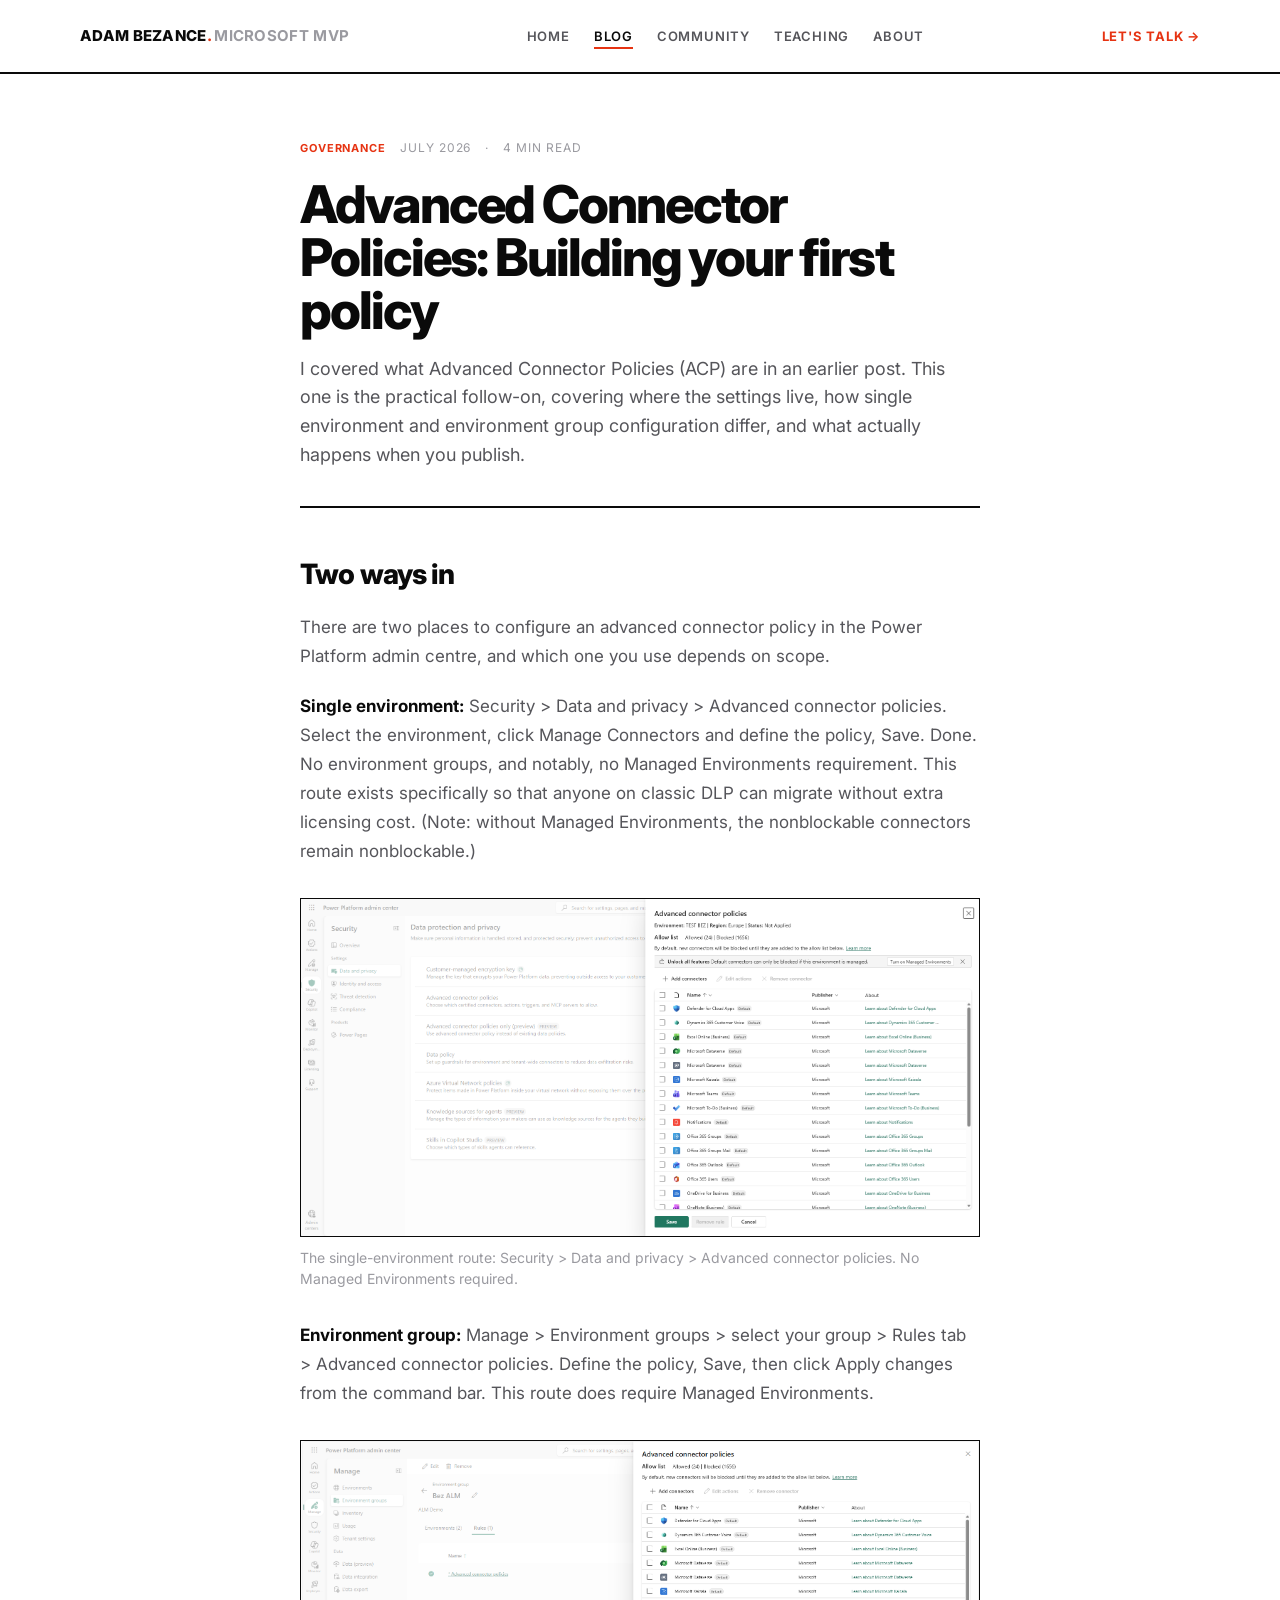
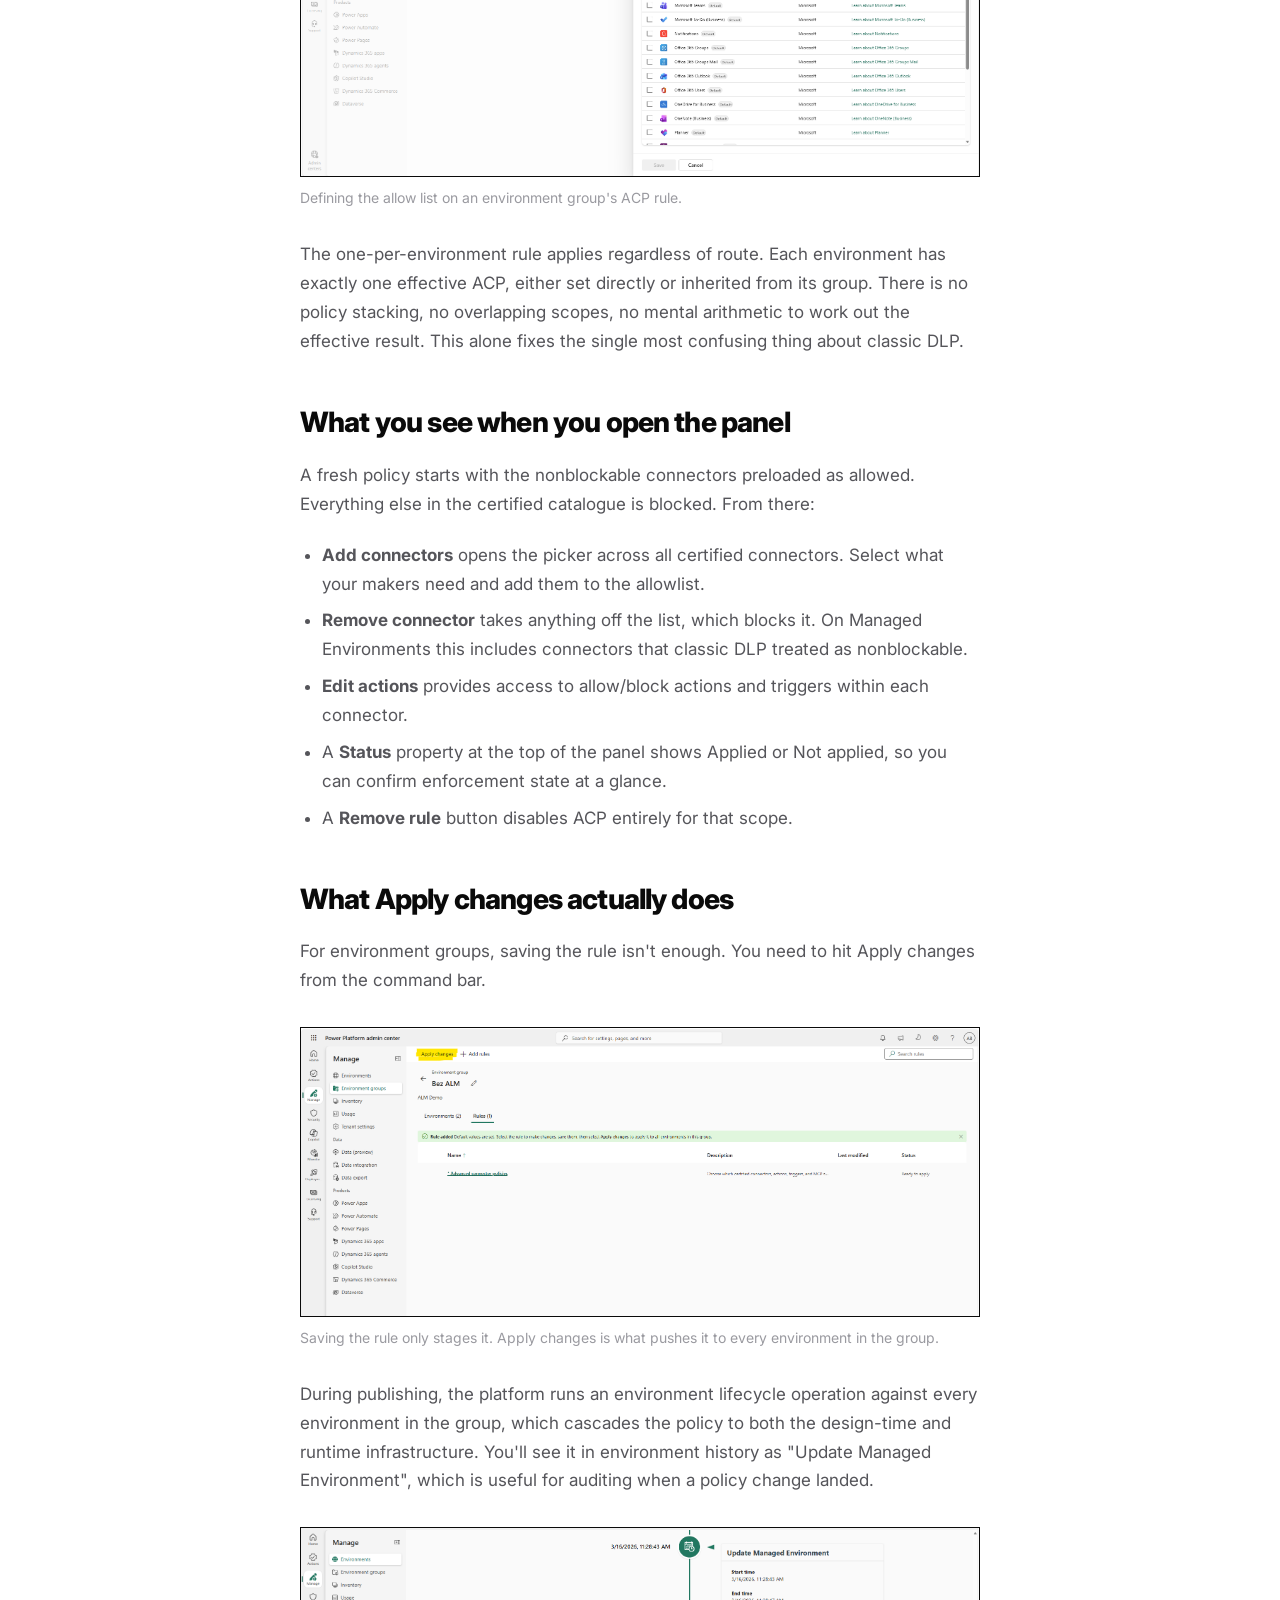
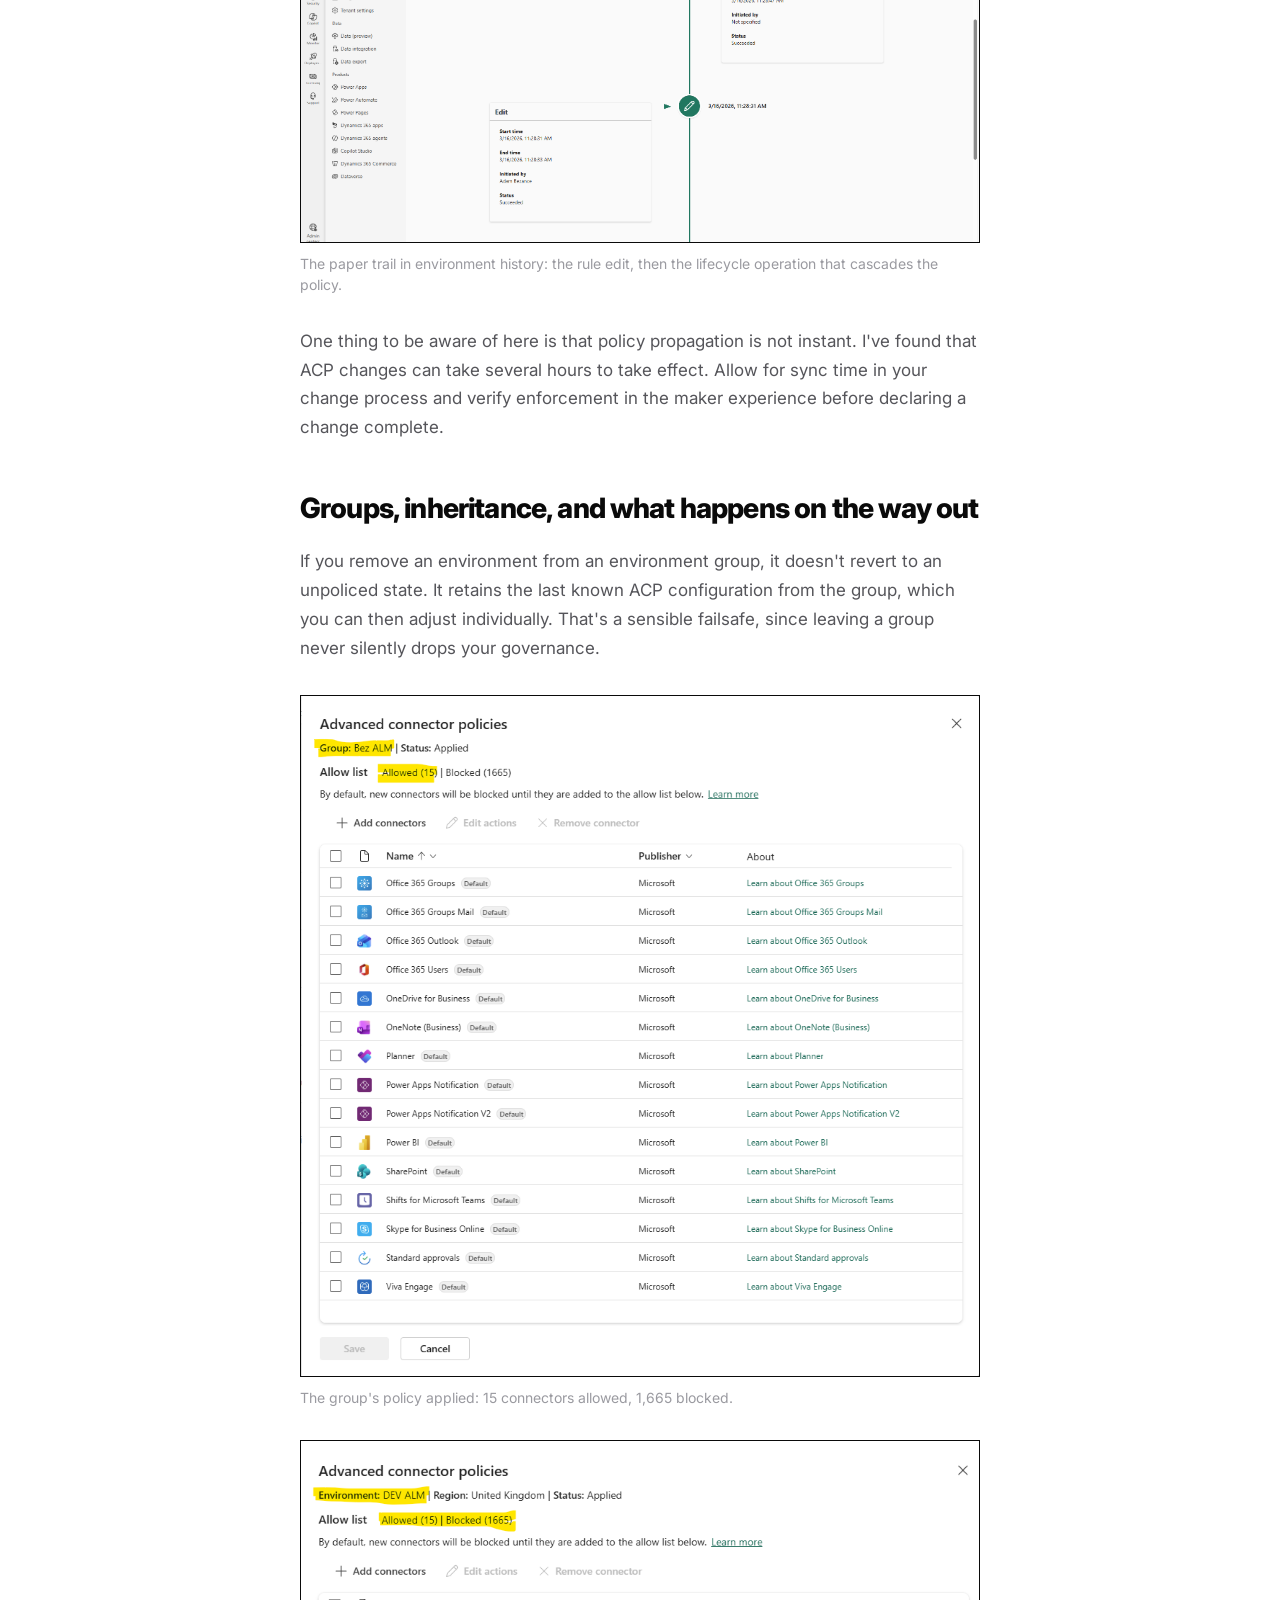
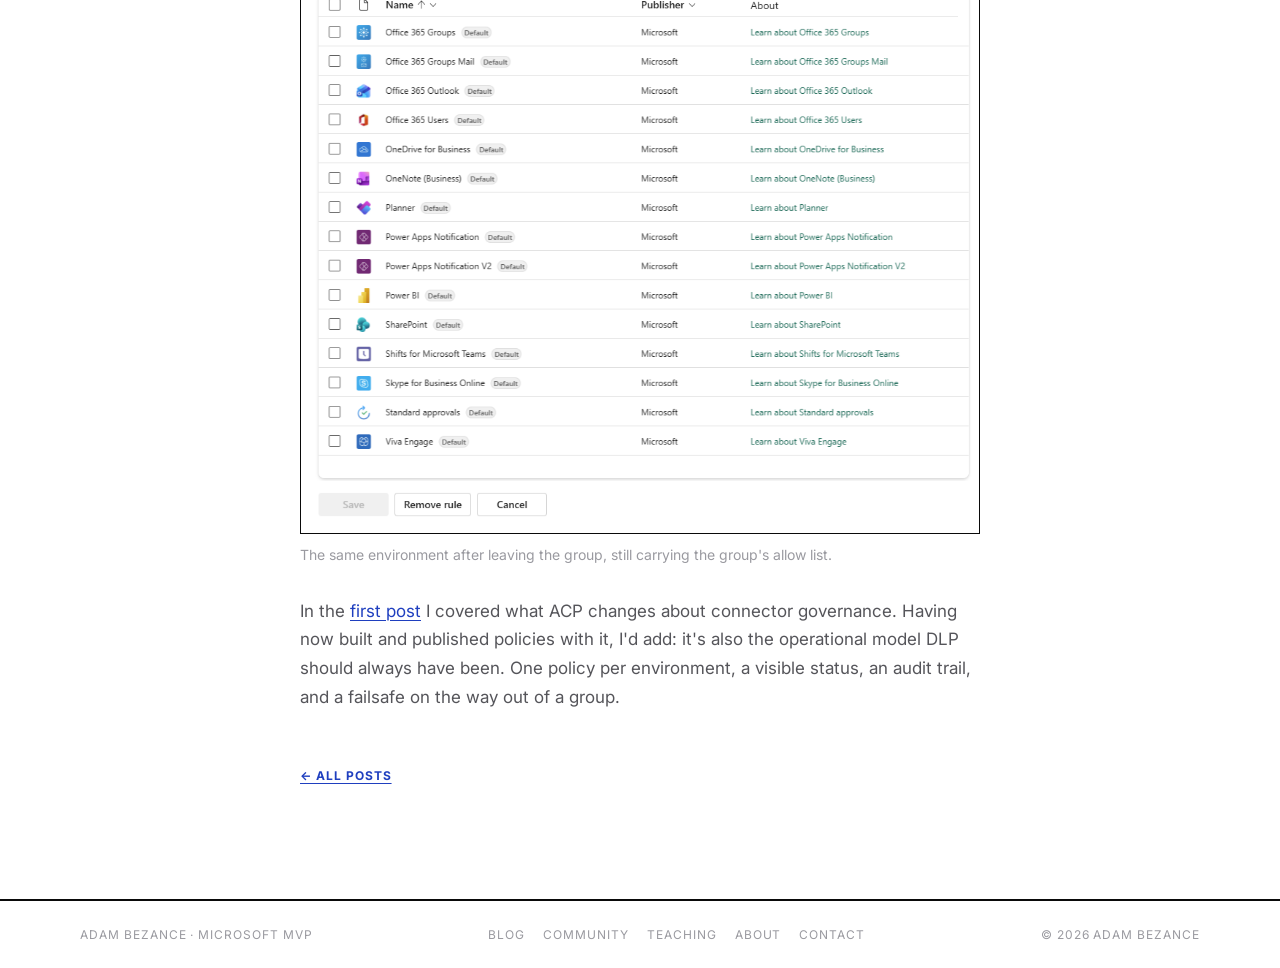
<file: blog/acp-building-your-first-policy.html>
<!DOCTYPE html>
<html lang="en">
<head>
  <meta charset="UTF-8">
  <meta name="viewport" content="width=device-width, initial-scale=1.0">
  <title>Advanced Connector Policies: Building Your First Policy | Adam Bezance</title>
  <meta name="description" content="The practical follow-on to the ACP overview: where the settings live, how single environment and environment group configuration differ, and what actually happens when you apply changes.">
  <link rel="preconnect" href="https://fonts.googleapis.com">
  <link rel="preconnect" href="https://fonts.gstatic.com" crossorigin>
  <link href="https://fonts.googleapis.com/css2?family=Inter:wght@400;500;600;700;800&display=swap" rel="stylesheet">
  <link rel="stylesheet" href="../css/styles.css">
</head>
<body>

  <nav class="nav" id="mainNav">
    <div class="nav-inner">
      <a href="../index.html" class="nav-logo">Adam Bezance<span>.</span> <em>Microsoft MVP</em></a>
      <ul class="nav-links" id="navLinks">
        <li><a href="../index.html">Home</a></li>
        <li><a href="../blog.html" class="active">Blog</a></li>
        <li><a href="../community.html">Community</a></li>
        <li><a href="../pluralsight.html">Teaching</a></li>
        <li><a href="../about.html">About</a></li>
      </ul>
      <a href="../contact.html" class="nav-cta">Let's talk →</a>
      <button class="nav-mobile-toggle" id="mobileToggle" aria-label="Menu">
        <span></span><span></span><span></span>
      </button>
    </div>
  </nav>

  <article class="article">
    <header class="article-head">
      <div class="article-meta">
        <span class="ptag">Governance</span>
        <span>July 2026</span>
        <span>·</span>
        <span>4 min read</span>
      </div>
      <h1>Advanced Connector Policies: Building your first policy</h1>
      <p class="lede">I covered what Advanced Connector Policies (ACP) are in an <a href="https://www.adambezance.co.uk/blog/advanced-connector-policies">earlier post</a>. This one is the practical follow-on, covering where the settings live, how single environment and environment group configuration differ, and what actually happens when you publish.</p>
    </header>

    <div class="article-body">
    
      <h2>Two ways in</h2>

      <p>There are two places to configure an advanced connector policy in the Power Platform admin centre, and which one you use depends on scope.</p>

      <p><strong>Single environment:</strong> Security &gt; Data and privacy &gt; Advanced connector policies. Select the environment, click Manage Connectors and define the policy, Save. Done. No environment groups, and notably, no Managed Environments requirement. This route exists specifically so that anyone on classic DLP can migrate without extra licensing cost. (Note: without Managed Environments, the nonblockable connectors remain nonblockable.)</p>

      <figure>
        <img src="images/ACPSingleEv.png" alt="Advanced connector policies panel for a single environment, opened from Security, Data and privacy">
        <figcaption>The single-environment route: Security &gt; Data and privacy &gt; Advanced connector policies. No Managed Environments required.</figcaption>
      </figure>

      <p><strong>Environment group:</strong> Manage &gt; Environment groups &gt; select your group &gt; Rules tab &gt; Advanced connector policies. Define the policy, Save, then click Apply changes from the command bar. This route does require Managed Environments.</p>

      <figure>
        <img src="images/ACPEnvGroups1.png" alt="Advanced connector policies rule being defined on an environment group">
        <figcaption>Defining the allow list on an environment group's ACP rule.</figcaption>
      </figure>

      <p>The one-per-environment rule applies regardless of route. Each environment has exactly one effective ACP, either set directly or inherited from its group. There is no policy stacking, no overlapping scopes, no mental arithmetic to work out the effective result. This alone fixes the single most confusing thing about classic DLP.</p>

      <h2>What you see when you open the panel</h2>

      <p>A fresh policy starts with the nonblockable connectors preloaded as allowed. Everything else in the certified catalogue is blocked. From there:</p>

      <ul>
        <li><strong>Add connectors</strong> opens the picker across all certified connectors. Select what your makers need and add them to the allowlist.</li>
        <li><strong>Remove connector</strong> takes anything off the list, which blocks it. On Managed Environments this includes connectors that classic DLP treated as nonblockable.</li>
        <li><strong>Edit actions</strong> provides access to allow/block actions and triggers within each connector.</li>
        <li>A <strong>Status</strong> property at the top of the panel shows Applied or Not applied, so you can confirm enforcement state at a glance.</li>
        <li>A <strong>Remove rule</strong> button disables ACP entirely for that scope.</li>
      </ul>

      <h2>What Apply changes actually does</h2>

      <p>For environment groups, saving the rule isn't enough. You need to hit Apply changes from the command bar.</p>

      <figure>
        <img src="images/ACPEnvGroupApplyChanges.png" alt="The Apply changes button highlighted on an environment group's rules tab after saving an ACP rule">
        <figcaption>Saving the rule only stages it. Apply changes is what pushes it to every environment in the group.</figcaption>
      </figure>

      <p>During publishing, the platform runs an environment lifecycle operation against every environment in the group, which cascades the policy to both the design-time and runtime infrastructure. You'll see it in environment history as "Update Managed Environment", which is useful for auditing when a policy change landed.</p>

      <figure>
        <img src="images/ACPEnvHistory.png" alt="Environment history timeline showing an Edit event followed by an Update Managed Environment operation, both succeeded">
        <figcaption>The paper trail in environment history: the rule edit, then the lifecycle operation that cascades the policy.</figcaption>
      </figure>

      <p>One thing to be aware of here is that policy propagation is not instant. I've found that ACP changes can take several hours to take effect. Allow for sync time in your change process and verify enforcement in the maker experience before declaring a change complete.</p>

      <h2>Groups, inheritance, and what happens on the way out</h2>

      <p>If you remove an environment from an environment group, it doesn't revert to an unpoliced state. It retains the last known ACP configuration from the group, which you can then adjust individually. That's a sensible failsafe, since leaving a group never silently drops your governance.</p>

      <figure>
        <img src="images/ACPGroupApplied.png" alt="The environment group's advanced connector policy showing Applied status with 15 connectors allowed">
        <figcaption>The group's policy applied: 15 connectors allowed, 1,665 blocked.</figcaption>
      </figure>

      <figure>
        <img src="images/ACPEnvAfterLeavingGroup.png" alt="An individual environment's advanced connector policy showing the same 15 allowed connectors retained from the group">
        <figcaption>The same environment after leaving the group, still carrying the group's allow list.</figcaption>
      </figure>

      <p>In the <a href="https://www.adambezance.co.uk/blog/advanced-connector-policies">first post</a> I covered what ACP changes about connector governance. Having now built and published policies with it, I'd add: it's also the operational model DLP should always have been. One policy per environment, a visible status, an audit trail, and a failsafe on the way out of a group.</p>

      <p style="margin-top: 48px;"><a href="../blog.html" class="more-link">← All posts</a></p>
    </div>
  </article>

  <footer class="footer">
    <div class="footer-inner">
      <span>Adam Bezance · Microsoft MVP</span>
      <nav class="footer-links">
        <a href="../blog.html">Blog</a>
        <a href="../community.html">Community</a>
        <a href="../pluralsight.html">Teaching</a>
        <a href="../about.html">About</a>
        <a href="../contact.html">Contact</a>
      </nav>
      <span>© 2026 Adam Bezance</span>
    </div>
  </footer>

  <script src="../js/site.js"></script>
</body>
</html>
</file>
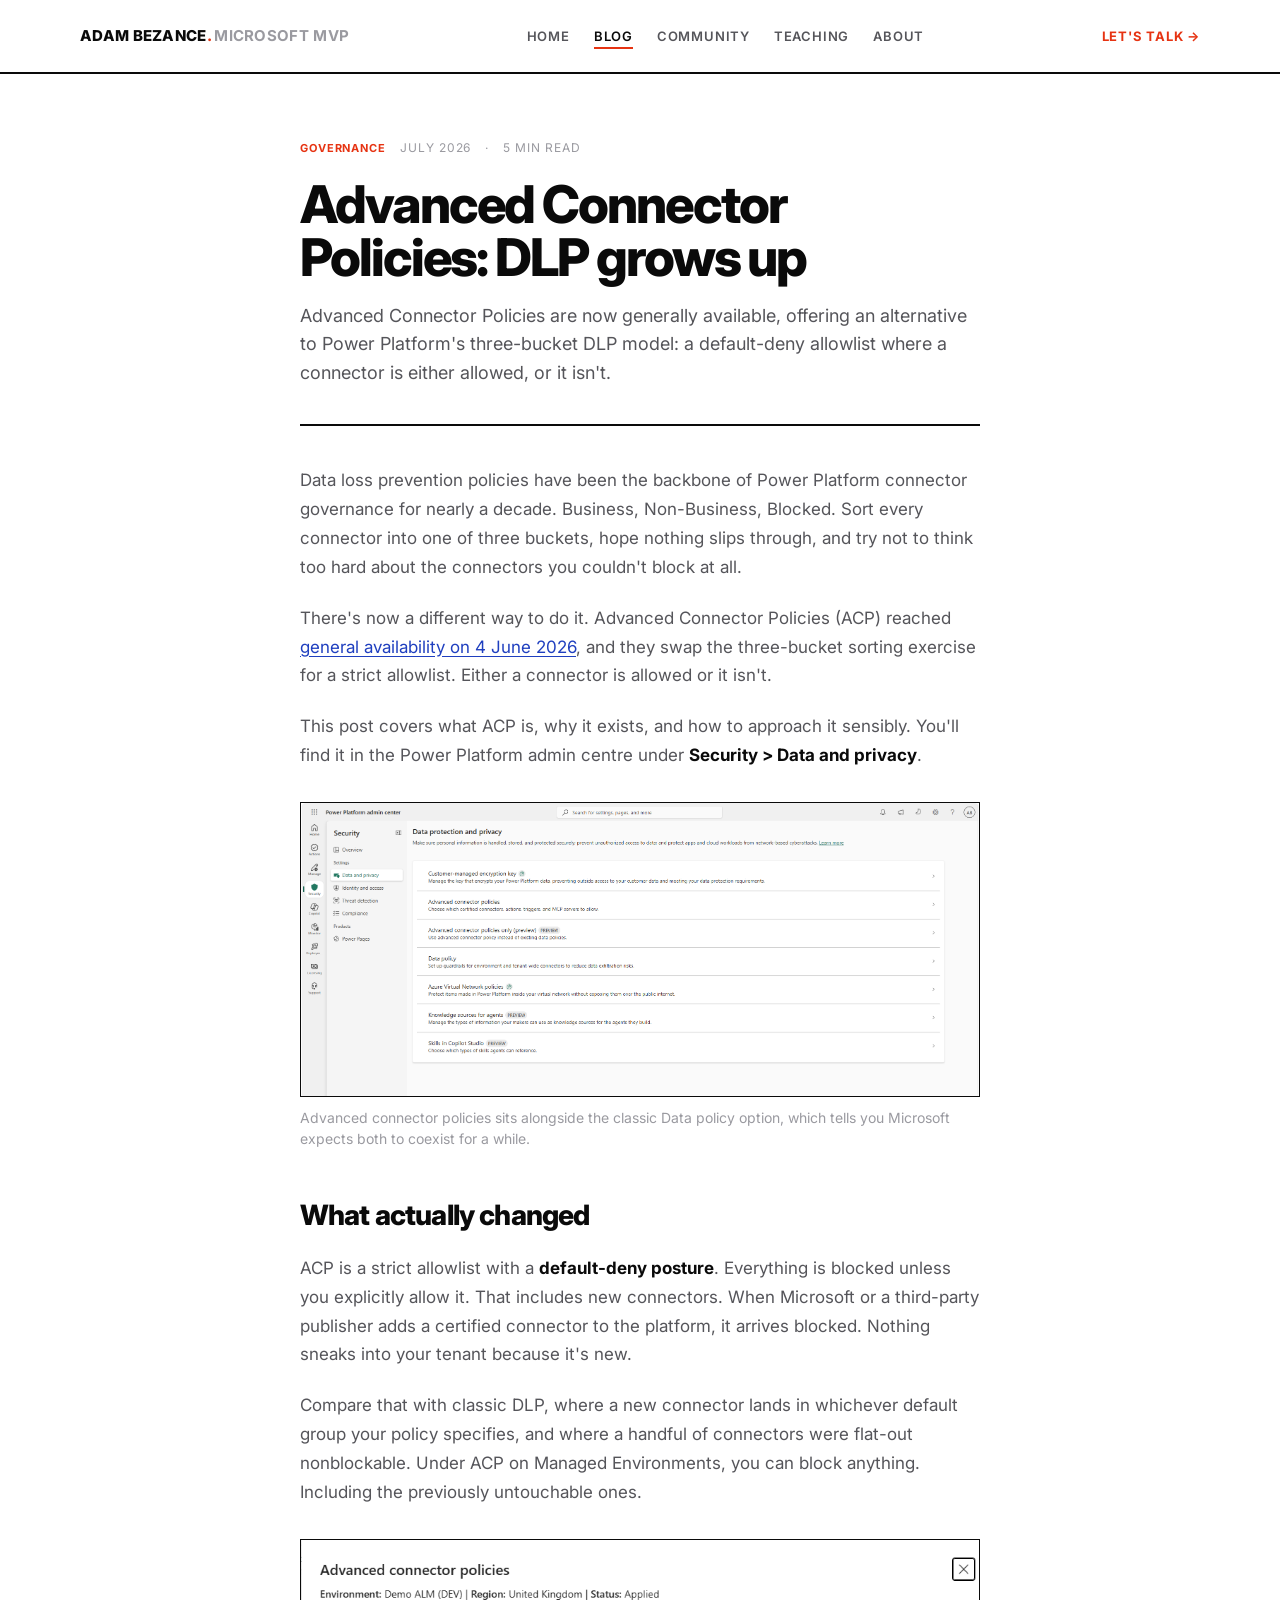
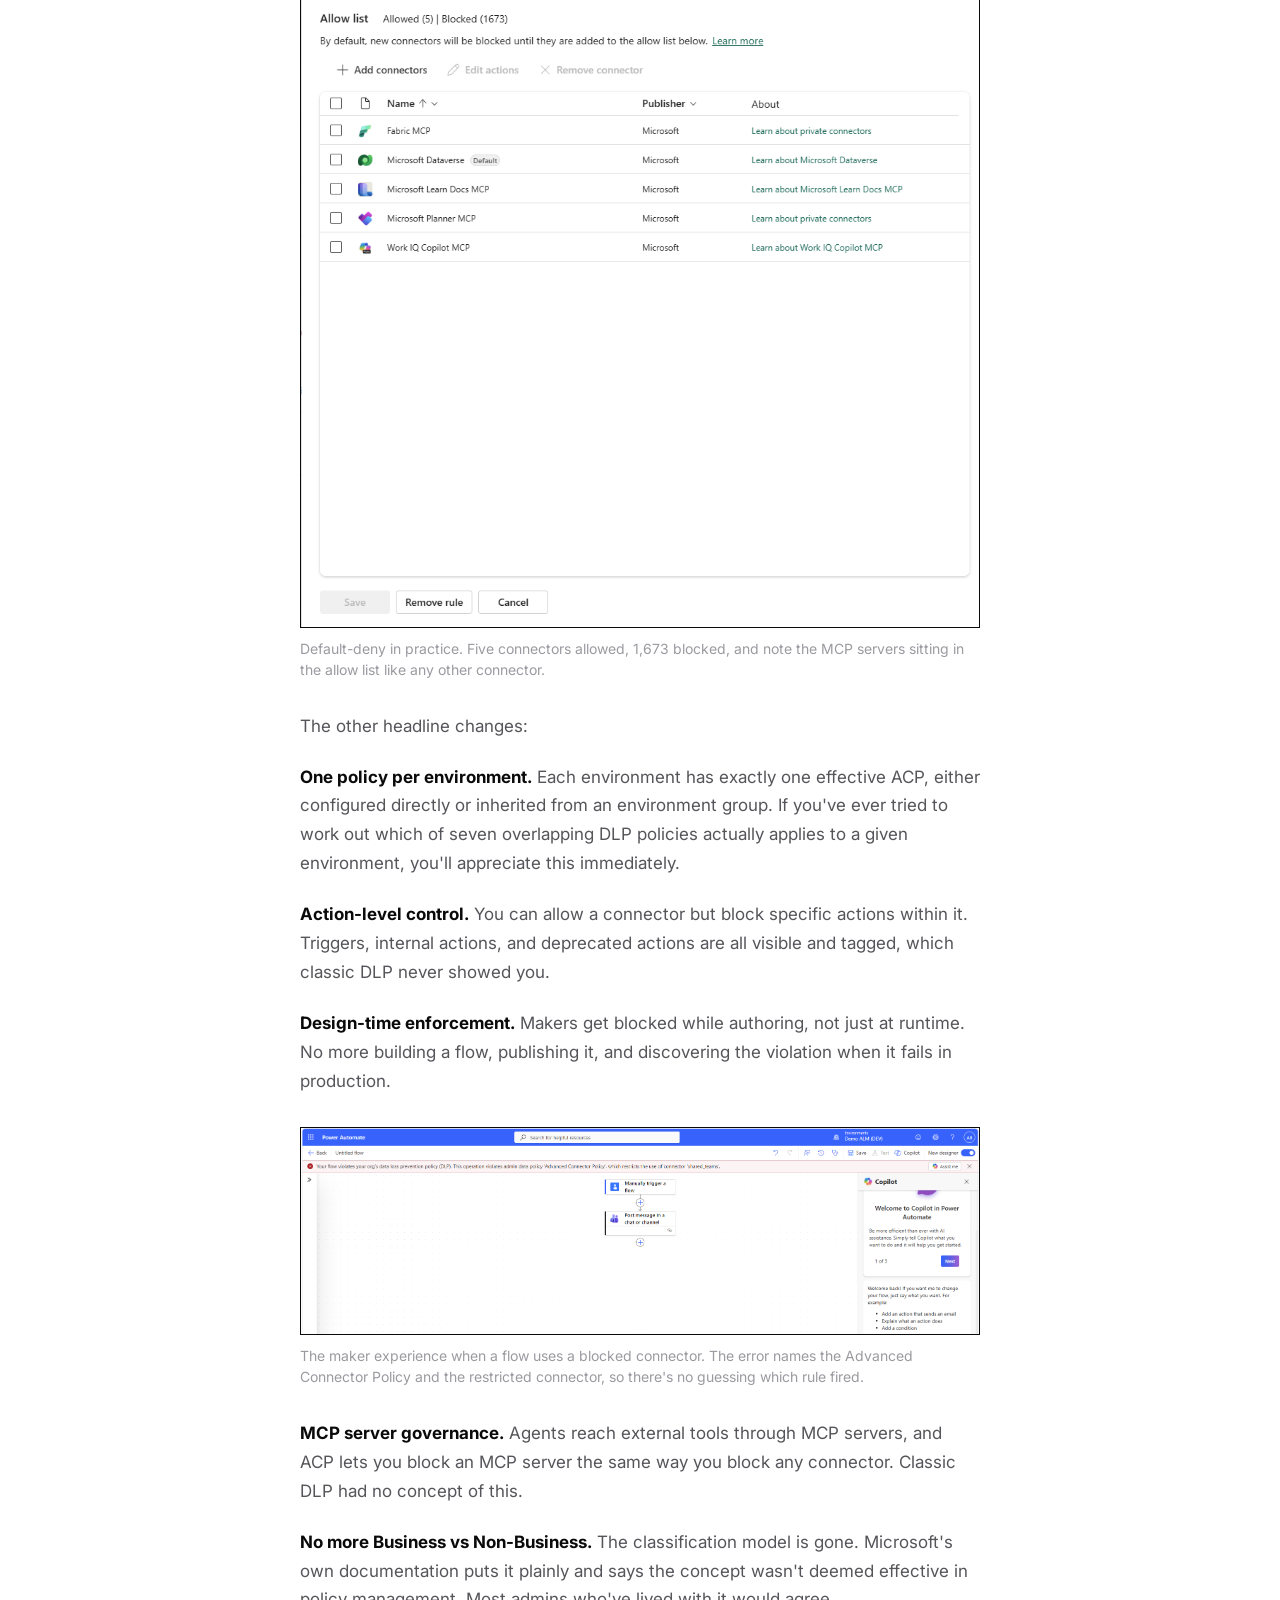
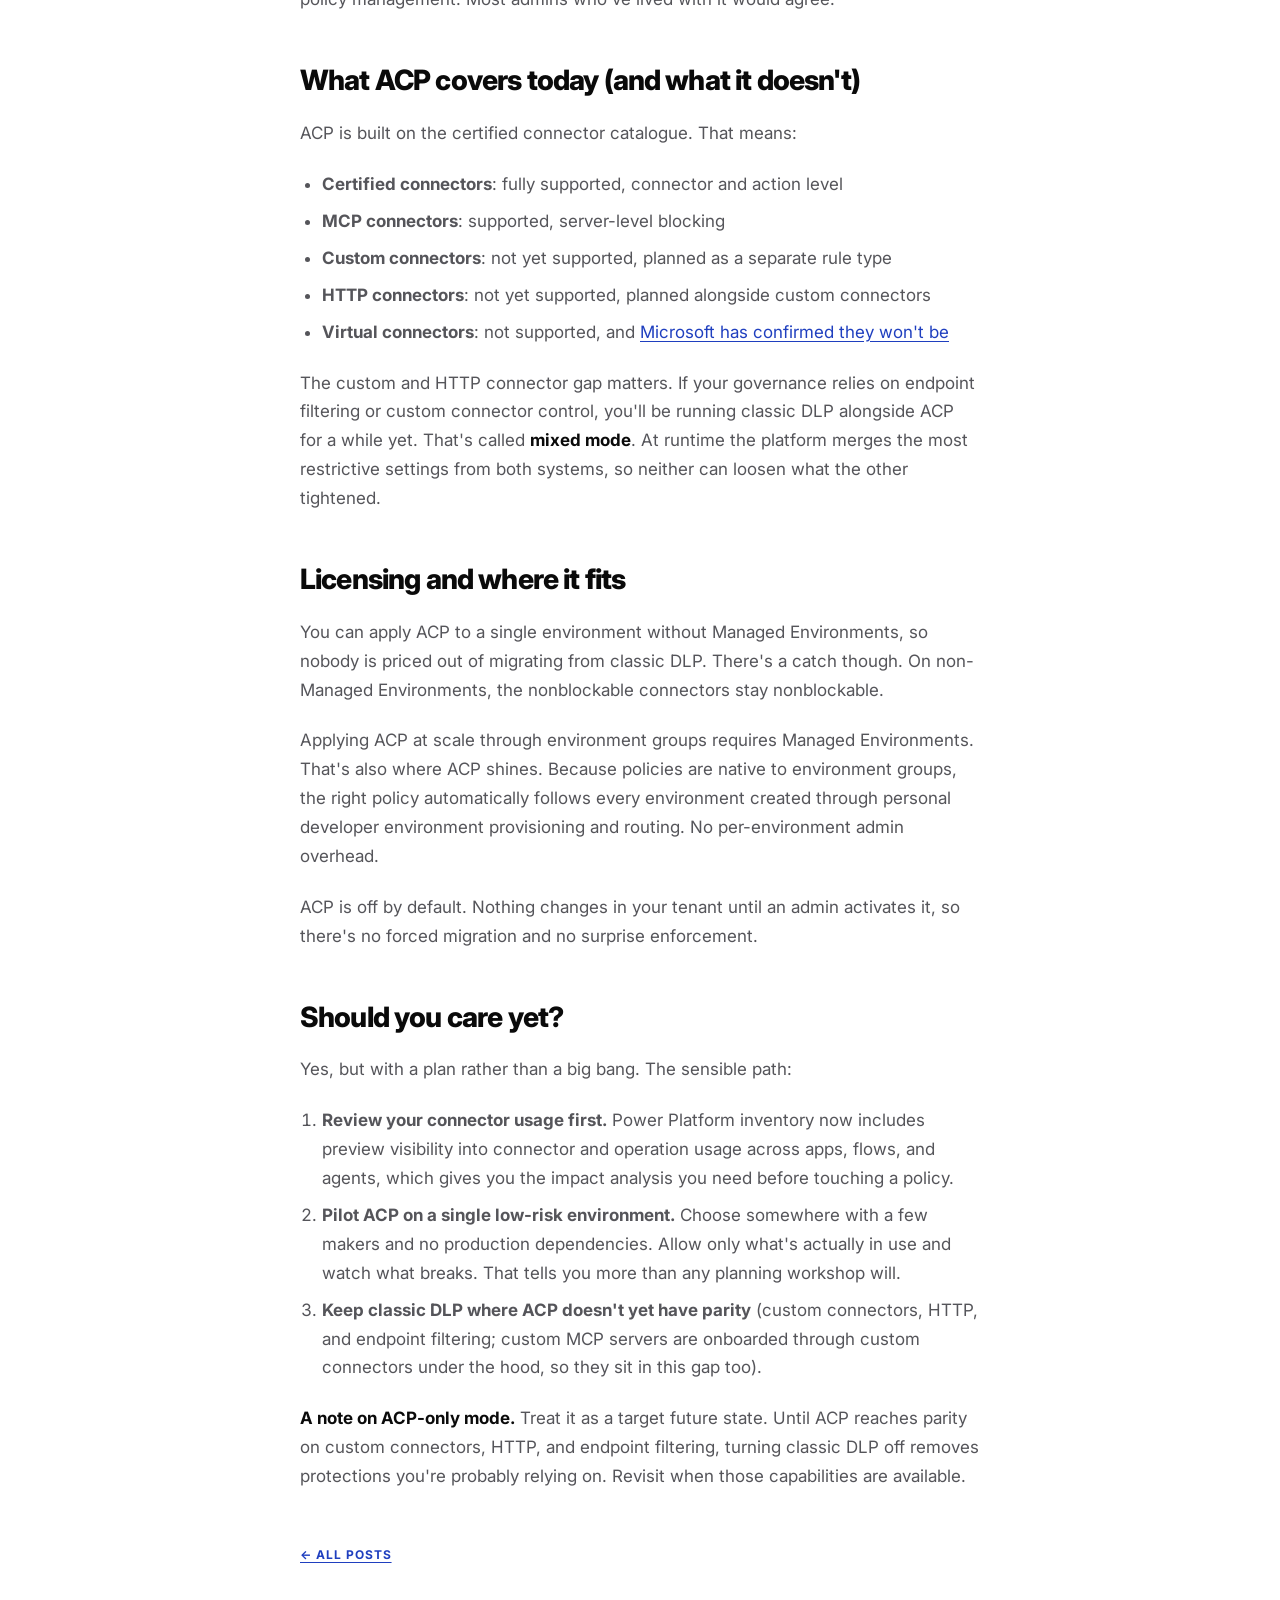
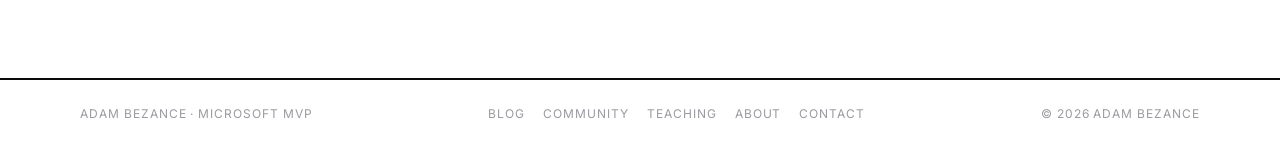
<file: blog/advanced-connector-policies.html>
<!DOCTYPE html>
<html lang="en">
<head>
  <meta charset="UTF-8">
  <meta name="viewport" content="width=device-width, initial-scale=1.0">
  <title>Advanced Connector Policies: DLP Grows Up | Adam Bezance</title>
  <meta name="description" content="Advanced Connector Policies are now generally available: a default-deny allowlist alternative to Power Platform's three-bucket DLP model. What's new, what's covered, and how to adopt it sensibly.">
  <link rel="preconnect" href="https://fonts.googleapis.com">
  <link rel="preconnect" href="https://fonts.gstatic.com" crossorigin>
  <link href="https://fonts.googleapis.com/css2?family=Inter:wght@400;500;600;700;800&display=swap" rel="stylesheet">
  <link rel="stylesheet" href="../css/styles.css">
</head>
<body>

  <nav class="nav" id="mainNav">
    <div class="nav-inner">
      <a href="../index.html" class="nav-logo">Adam Bezance<span>.</span> <em>Microsoft MVP</em></a>
      <ul class="nav-links" id="navLinks">
        <li><a href="../index.html">Home</a></li>
        <li><a href="../blog.html" class="active">Blog</a></li>
        <li><a href="../community.html">Community</a></li>
        <li><a href="../pluralsight.html">Teaching</a></li>
        <li><a href="../about.html">About</a></li>
      </ul>
      <a href="../contact.html" class="nav-cta">Let's talk →</a>
      <button class="nav-mobile-toggle" id="mobileToggle" aria-label="Menu">
        <span></span><span></span><span></span>
      </button>
    </div>
  </nav>

  <article class="article">
    <header class="article-head">
      <div class="article-meta">
        <span class="ptag">Governance</span>
        <span>July 2026</span>
        <span>·</span>
        <span>5 min read</span>
      </div>
      <h1>Advanced Connector Policies: DLP grows up</h1>
      <p class="lede">Advanced Connector Policies are now generally available, offering an alternative to Power Platform's three-bucket DLP model: a default-deny allowlist where a connector is either allowed, or it isn't.</p>
    </header>

    <div class="article-body">
      <p>Data loss prevention policies have been the backbone of Power Platform connector governance for nearly a decade. Business, Non-Business, Blocked. Sort every connector into one of three buckets, hope nothing slips through, and try not to think too hard about the connectors you couldn't block at all.</p>

      <p>There's now a different way to do it. Advanced Connector Policies (ACP) reached <a href="https://www.microsoft.com/en-us/power-platform/blog/2026/06/04/advanced-connector-policies-are-generally-available/" target="_blank" rel="noopener">general availability on 4 June 2026</a>, and they swap the three-bucket sorting exercise for a strict allowlist. Either a connector is allowed or it isn't.</p>

      <p>This post covers what ACP is, why it exists, and how to approach it sensibly. You'll find it in the Power Platform admin centre under <strong>Security &gt; Data and privacy</strong>.</p>

      <figure>
        <img src="images/acp-data-and-privacy-highlighted.png" alt="Advanced connector policies in the Power Platform admin centre, under Security, Data and privacy">
        <figcaption>Advanced connector policies sits alongside the classic Data policy option, which tells you Microsoft expects both to coexist for a while.</figcaption>
      </figure>

      <h2>What actually changed</h2>

      <p>ACP is a strict allowlist with a <strong>default-deny posture</strong>. Everything is blocked unless you explicitly allow it. That includes new connectors. When Microsoft or a third-party publisher adds a certified connector to the platform, it arrives blocked. Nothing sneaks into your tenant because it's new.</p>

      <p>Compare that with classic DLP, where a new connector lands in whichever default group your policy specifies, and where a handful of connectors were flat-out nonblockable. Under ACP on Managed Environments, you can block anything. Including the previously untouchable ones.</p>

      <figure>
        <img src="images/acp-allow-list.png" alt="An advanced connector policy showing five allowed connectors and 1,673 blocked">
        <figcaption>Default-deny in practice. Five connectors allowed, 1,673 blocked, and note the MCP servers sitting in the allow list like any other connector.</figcaption>
      </figure>

      <p>The other headline changes:</p>

      <p><strong>One policy per environment.</strong> Each environment has exactly one effective ACP, either configured directly or inherited from an environment group. If you've ever tried to work out which of seven overlapping DLP policies actually applies to a given environment, you'll appreciate this immediately.</p>

      <p><strong>Action-level control.</strong> You can allow a connector but block specific actions within it. Triggers, internal actions, and deprecated actions are all visible and tagged, which classic DLP never showed you.</p>

      <p><strong>Design-time enforcement.</strong> Makers get blocked while authoring, not just at runtime. No more building a flow, publishing it, and discovering the violation when it fails in production.</p>

      <figure>
        <img src="images/acp-design-time-block-power-automate.png" alt="Power Automate designer showing a policy violation error naming the Advanced Connector Policy">
        <figcaption>The maker experience when a flow uses a blocked connector. The error names the Advanced Connector Policy and the restricted connector, so there's no guessing which rule fired.</figcaption>
      </figure>

      <p><strong>MCP server governance.</strong> Agents reach external tools through MCP servers, and ACP lets you block an MCP server the same way you block any connector. Classic DLP had no concept of this.</p>

      <p><strong>No more Business vs Non-Business.</strong> The classification model is gone. Microsoft's own documentation puts it plainly and says the concept wasn't deemed effective in policy management. Most admins who've lived with it would agree.</p>

      <h2>What ACP covers today (and what it doesn't)</h2>

      <p>ACP is built on the certified connector catalogue. That means:</p>

      <ul>
        <li><strong>Certified connectors</strong>: fully supported, connector and action level</li>
        <li><strong>MCP connectors</strong>: supported, server-level blocking</li>
        <li><strong>Custom connectors</strong>: not yet supported, planned as a separate rule type</li>
        <li><strong>HTTP connectors</strong>: not yet supported, planned alongside custom connectors</li>
        <li><strong>Virtual connectors</strong>: not supported, and <a href="https://learn.microsoft.com/en-us/power-platform/admin/advanced-connector-policies#supported-connector-types" target="_blank" rel="noopener">Microsoft has confirmed they won't be</a></li>
      </ul>

      <p>The custom and HTTP connector gap matters. If your governance relies on endpoint filtering or custom connector control, you'll be running classic DLP alongside ACP for a while yet. That's called <strong>mixed mode</strong>. At runtime the platform merges the most restrictive settings from both systems, so neither can loosen what the other tightened.</p>

      <h2>Licensing and where it fits</h2>

      <p>You can apply ACP to a single environment without Managed Environments, so nobody is priced out of migrating from classic DLP. There's a catch though. On non-Managed Environments, the nonblockable connectors stay nonblockable.</p>

      <p>Applying ACP at scale through environment groups requires Managed Environments. That's also where ACP shines. Because policies are native to environment groups, the right policy automatically follows every environment created through personal developer environment provisioning and routing. No per-environment admin overhead.</p>

      <p>ACP is off by default. Nothing changes in your tenant until an admin activates it, so there's no forced migration and no surprise enforcement.</p>

      <h2>Should you care yet?</h2>

      <p>Yes, but with a plan rather than a big bang. The sensible path:</p>

      <ol>
        <li><strong>Review your connector usage first.</strong> Power Platform inventory now includes preview visibility into connector and operation usage across apps, flows, and agents, which gives you the impact analysis you need before touching a policy.</li>
        <li><strong>Pilot ACP on a single low-risk environment.</strong> Choose somewhere with a few makers and no production dependencies. Allow only what's actually in use and watch what breaks. That tells you more than any planning workshop will.</li>
        <li><strong>Keep classic DLP where ACP doesn't yet have parity</strong> (custom connectors, HTTP, and endpoint filtering; custom MCP servers are onboarded through custom connectors under the hood, so they sit in this gap too).</li>
      </ol>

      <p><strong>A note on ACP-only mode.</strong> Treat it as a target future state. Until ACP reaches parity on custom connectors, HTTP, and endpoint filtering, turning classic DLP off removes protections you're probably relying on. Revisit when those capabilities are available.</p>

      <p style="margin-top: 48px;"><a href="../blog.html" class="more-link">← All posts</a></p>
    </div>
  </article>

  <footer class="footer">
    <div class="footer-inner">
      <span>Adam Bezance · Microsoft MVP</span>
      <nav class="footer-links">
        <a href="../blog.html">Blog</a>
        <a href="../community.html">Community</a>
        <a href="../pluralsight.html">Teaching</a>
        <a href="../about.html">About</a>
        <a href="../contact.html">Contact</a>
      </nav>
      <span>© 2026 Adam Bezance</span>
    </div>
  </footer>

  <script src="../js/site.js"></script>
</body>
</html>
</file>
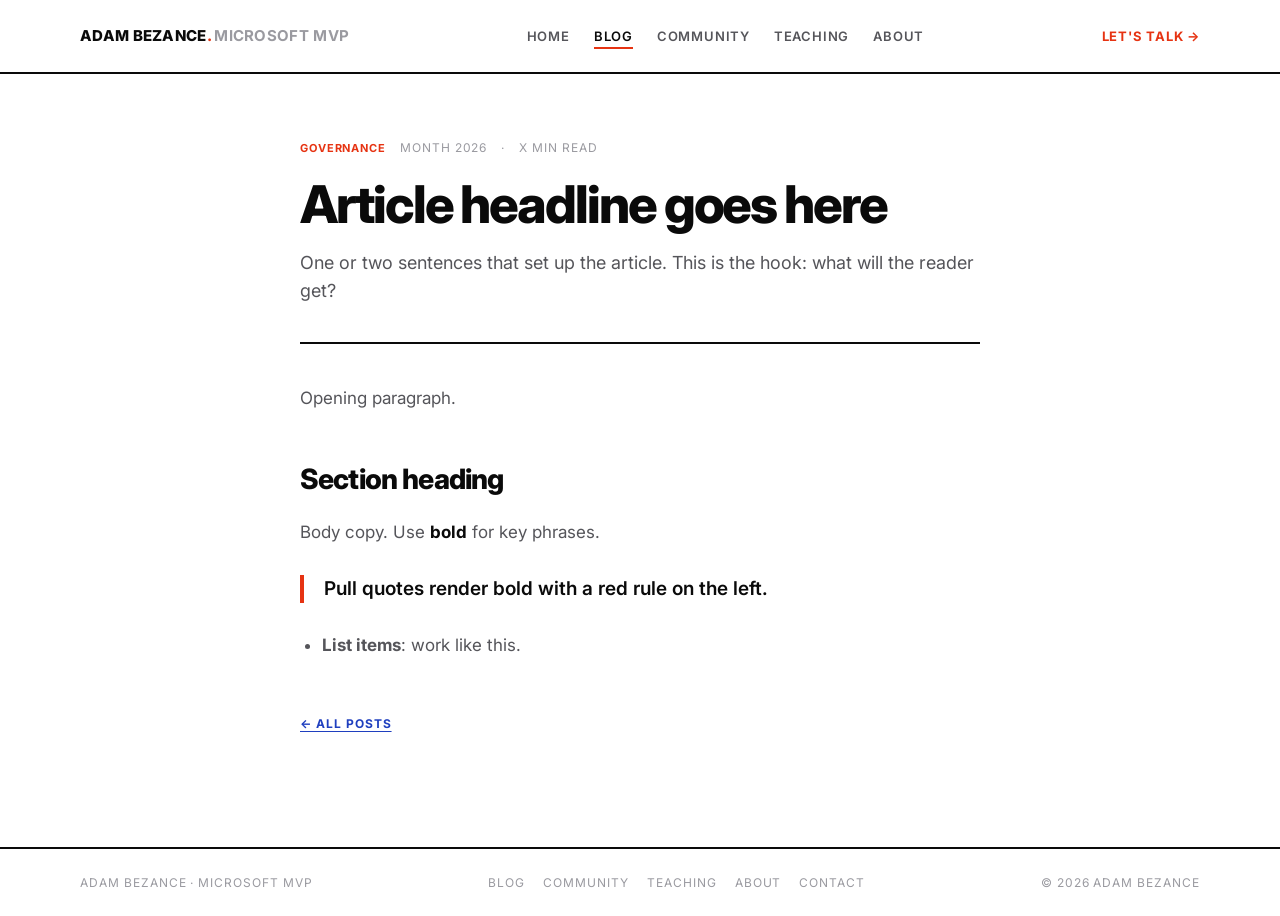
<file: blog/article-template.html>
<!DOCTYPE html>
<html lang="en">
<head>
  <meta charset="UTF-8">
  <meta name="viewport" content="width=device-width, initial-scale=1.0">
  <!-- TEMPLATE: copy this file for each new article. Update title, description, tag, date, headline, lede, and body. -->
  <title>Article Title | Adam Bezance</title>
  <meta name="description" content="One-sentence article description for search and social.">
  <link rel="preconnect" href="https://fonts.googleapis.com">
  <link rel="preconnect" href="https://fonts.gstatic.com" crossorigin>
  <link href="https://fonts.googleapis.com/css2?family=Inter:wght@400;500;600;700;800&display=swap" rel="stylesheet">
  <link rel="stylesheet" href="../css/styles.css">
</head>
<body>

  <nav class="nav" id="mainNav">
    <div class="nav-inner">
      <a href="../index.html" class="nav-logo">Adam Bezance<span>.</span> <em>Microsoft MVP</em></a>
      <ul class="nav-links" id="navLinks">
        <li><a href="../index.html">Home</a></li>
        <li><a href="../blog.html" class="active">Blog</a></li>
        <li><a href="../community.html">Community</a></li>
        <li><a href="../pluralsight.html">Teaching</a></li>
        <li><a href="../about.html">About</a></li>
      </ul>
      <a href="../contact.html" class="nav-cta">Let's talk →</a>
      <button class="nav-mobile-toggle" id="mobileToggle" aria-label="Menu">
        <span></span><span></span><span></span>
      </button>
    </div>
  </nav>

  <article class="article">
    <header class="article-head">
      <div class="article-meta">
        <!-- Use class "ptag" (red) for Governance posts, "ptag blue" for Enablement posts -->
        <span class="ptag">Governance</span>
        <span>Month 2026</span>
        <span>·</span>
        <span>X min read</span>
      </div>
      <h1>Article headline goes here</h1>
      <p class="lede">One or two sentences that set up the article. This is the hook: what will the reader get?</p>
    </header>

    <div class="article-body">
      <p>Opening paragraph.</p>

      <h2>Section heading</h2>
      <p>Body copy. Use <strong>bold</strong> for key phrases.</p>

      <blockquote>Pull quotes render bold with a red rule on the left.</blockquote>

      <ul>
        <li><strong>List items</strong>: work like this.</li>
      </ul>

      <p style="margin-top: 48px;"><a href="../blog.html" class="more-link">← All posts</a></p>
    </div>
  </article>

  <footer class="footer">
    <div class="footer-inner">
      <span>Adam Bezance · Microsoft MVP</span>
      <nav class="footer-links">
        <a href="../blog.html">Blog</a>
        <a href="../community.html">Community</a>
        <a href="../pluralsight.html">Teaching</a>
        <a href="../about.html">About</a>
        <a href="../contact.html">Contact</a>
      </nav>
      <span>© 2026 Adam Bezance</span>
    </div>
  </footer>

  <script src="../js/site.js"></script>
</body>
</html>
</file>
<file: css/styles.css>
/* ============================================================
   ADAM BEZANCE · Microsoft MVP · AI Governance & Enablement
   Design System: "Swiss Precision" · white, black, red + blue
   Red = emphasis / governance. Blue = interactive / enablement.
   ============================================================ */

:root {
  /* Colour */
  --bg:        #FFFFFF;
  --ink:       #0A0A0A;
  --ink-2:     #55555A;
  --ink-3:     #9A9AA0;

  --red:       #E63312;
  --red-deep:  #C22706;
  --blue:      #1F3FBF;
  --blue-deep: #16309B;
  --blue-tint: #EEF1FC;

  --line:      #E4E4E7;
  --line-dark: #0A0A0A;
  --tint:      #F3F3F5;

  /* Type */
  --sans: 'Inter', 'Segoe UI', Helvetica, Arial, sans-serif;

  /* Layout */
  --page-w: 1200px;
  --pad-x: clamp(20px, 5vw, 40px);
  --nav-h: 72px;
}

/* ── Reset ── */
*, *::before, *::after { box-sizing: border-box; margin: 0; padding: 0; }
html { scroll-behavior: smooth; }
body {
  font-family: var(--sans);
  background: var(--bg);
  color: var(--ink);
  font-size: 16px;
  line-height: 1.6;
  -webkit-font-smoothing: antialiased;
  overflow-x: hidden;
}
img { display: block; max-width: 100%; }
a { color: inherit; text-decoration: none; }
button { font-family: var(--sans); cursor: pointer; border: none; background: none; color: inherit; }
::selection { background: var(--blue); color: #fff; }

.wrap { max-width: var(--page-w); margin: 0 auto; padding: 0 var(--pad-x); }

/* ── Nav ── */
.nav {
  position: sticky; top: 0; z-index: 100;
  background: var(--bg);
  border-bottom: 2px solid var(--line-dark);
}
.nav-inner {
  max-width: var(--page-w); margin: 0 auto;
  padding: 0 var(--pad-x);
  height: var(--nav-h);
  display: flex; align-items: center; justify-content: space-between; gap: 24px;
}
.nav-logo {
  font-weight: 800; font-size: 15px; letter-spacing: 0.02em; text-transform: uppercase;
  white-space: nowrap;
}
.nav-logo span { color: var(--red); }
.nav-logo em { font-style: normal; color: var(--ink-3); font-weight: 700; }
@media (max-width: 560px) { .nav-logo em { display: none; } }
.nav-links { display: flex; align-items: center; gap: 24px; list-style: none; }
.nav-links a {
  font-size: 13px; font-weight: 600; text-transform: uppercase; letter-spacing: 0.06em;
  color: var(--ink-2);
  transition: color 160ms ease;
}
.nav-links a:hover { color: var(--blue); }
.nav-links a.active { color: var(--ink); border-bottom: 2px solid var(--red); padding-bottom: 3px; }
.nav-cta {
  font-size: 13px; font-weight: 700; text-transform: uppercase; letter-spacing: 0.06em;
  color: var(--red); white-space: nowrap;
  transition: color 160ms ease;
}
.nav-cta:hover { color: var(--blue); }
.nav-mobile-toggle { display: none; flex-direction: column; gap: 5px; padding: 8px; }
.nav-mobile-toggle span {
  display: block; width: 22px; height: 2px; background: var(--ink);
  transition: transform 220ms ease, opacity 220ms ease;
}
.nav-mobile-toggle.open span:nth-child(1) { transform: translateY(7px) rotate(45deg); }
.nav-mobile-toggle.open span:nth-child(2) { opacity: 0; }
.nav-mobile-toggle.open span:nth-child(3) { transform: translateY(-7px) rotate(-45deg); }

/* ── Type helpers ── */
.kicker {
  display: flex; align-items: center; gap: 12px;
  font-size: 12px; font-weight: 700; text-transform: uppercase; letter-spacing: 0.14em;
  color: var(--blue);
}
.kicker::before { content: ""; width: 34px; height: 3px; background: var(--red); flex-shrink: 0; }
h1, h2, h3 { letter-spacing: -0.02em; }

/* ── Buttons ── */
.btn {
  display: inline-block; background: var(--ink); color: #fff;
  padding: 14px 28px;
  font-size: 13px; font-weight: 700; text-transform: uppercase; letter-spacing: 0.08em;
  transition: background 180ms ease;
}
.btn:hover { background: var(--red); }
.btn-blue {
  display: inline-block; background: var(--blue); color: #fff;
  padding: 14px 28px;
  font-size: 13px; font-weight: 700; text-transform: uppercase; letter-spacing: 0.08em;
  transition: background 180ms ease;
}
.btn-blue:hover { background: var(--ink); }
.btn-row .btn, .btn-row .btn-blue { min-width: 232px; text-align: center; }
@media (max-width: 560px) { .btn-row .btn, .btn-row .btn-blue { min-width: 180px; } }
.more-link {
  display: inline-block;
  font-size: 12px; font-weight: 700; text-transform: uppercase; letter-spacing: 0.08em;
  color: var(--blue);
  transition: color 160ms ease;
}
.more-link:hover { color: var(--red); }
.all-posts { margin-top: 32px; }

/* ── Hero (homepage) ── */
.hero { border-bottom: 1px solid var(--line); }
.hero-grid { display: grid; grid-template-columns: 2fr 1fr; }
.hero-main {
  padding: 72px 48px 72px 0;
  border-right: 1px solid var(--line);
  display: flex; flex-direction: column; justify-content: center;
}
.hero-main .kicker { margin-bottom: 24px; }
.hero-title {
  font-size: clamp(48px, 7.5vw, 92px);
  font-weight: 800; letter-spacing: -0.045em; line-height: 0.95;
  text-transform: uppercase;
}
.hero-title em { font-style: normal; color: var(--red); }
.hero-role {
  margin-top: 18px;
  font-size: clamp(17px, 2.2vw, 24px);
  font-weight: 700; text-transform: uppercase; letter-spacing: 0.1em;
  color: var(--blue);
}
.hero-sub { margin-top: 30px; font-size: 18px; color: var(--ink-2); max-width: 34em; }
.hero-sub strong { color: var(--ink); }
.hero-sub a {
  color: var(--blue); font-weight: 600;
  text-decoration: underline; text-decoration-color: var(--line); text-underline-offset: 3px;
  transition: text-decoration-color 160ms ease;
}
.hero-sub a:hover { text-decoration-color: var(--blue); }
.hero-actions { margin-top: 36px; display: flex; gap: 14px; flex-wrap: wrap; }

.hero-side { padding: 48px 0 48px 48px; display: flex; flex-direction: column; justify-content: center; gap: 28px; }
.photo { position: relative; }
.photo img {
  width: 100%; aspect-ratio: 4/5; object-fit: cover; object-position: center top;
  display: block;
}
.photo::before {
  content: ""; position: absolute; top: 0; left: 0; right: 0; height: 5px;
  background: var(--red); z-index: 1;
}
.photo-cap {
  display: flex; justify-content: space-between; gap: 12px;
  font-size: 11px; font-weight: 700; text-transform: uppercase; letter-spacing: 0.1em;
  color: var(--ink-3);
  padding-top: 10px; border-top: 1px solid var(--line-dark); margin-top: 10px;
}
.photo-cap b { color: var(--blue); }
.facts { display: grid; grid-template-columns: 1fr 1fr; gap: 20px; }
.fact { border-top: 1px solid var(--line-dark); padding-top: 10px; }
.fact b { display: block; font-size: 24px; font-weight: 800; letter-spacing: -0.02em; }
.fact span { font-size: 11px; text-transform: uppercase; letter-spacing: 0.08em; color: var(--ink-3); }

/* ── Page hero (subpages) ── */
.page-hero { padding: clamp(56px, 8vw, 88px) 0 clamp(40px, 6vw, 56px); border-bottom: 1px solid var(--line); }
.page-hero .kicker { margin-bottom: 22px; }
.page-hero .kicker::before { display: none; }
.page-hero h1 {
  font-size: clamp(40px, 6.5vw, 76px);
  font-weight: 800; letter-spacing: -0.045em; line-height: 0.97;
  text-transform: uppercase;
  margin-bottom: 24px;
}
.page-hero h1 em { font-style: normal; color: var(--red); }
.page-hero .lede { font-size: 18px; color: var(--ink-2); max-width: 36em; }
.page-hero .lede strong { color: var(--ink); }

/* ── Sections ── */
.sec { padding: clamp(56px, 8vw, 80px) 0; border-bottom: 1px solid var(--line); }
.sec:last-of-type { border-bottom: none; }
.sec-alt { background: var(--tint); }
.sec-alt .cell { border-right-color: #D8D8DD; }
.sec-alt .post, .sec-alt .event, .sec-alt .course, .sec-alt .aside-item { border-top-color: #D8D8DD; }
.sec-alt .post:last-of-type, .sec-alt .event:last-of-type, .sec-alt .course:last-of-type { border-bottom-color: #D8D8DD; }

/* ── Subtle colour tints for section separation ── */
.sec-blue-tint { background: #EFF3FC; }
.sec-blue-tint .cell { border-right-color: #D4DCF1; border-bottom-color: #D4DCF1; }
.sec-blue-tint .post, .sec-blue-tint .event, .sec-blue-tint .course { border-top-color: #D4DCF1; }
.sec-blue-tint .post:last-of-type, .sec-blue-tint .event:last-of-type, .sec-blue-tint .course:last-of-type { border-bottom-color: #D4DCF1; }

.sec-red-tint { background: #FBF1EE; }
.sec-red-tint .cell { border-right-color: #EDD9D2; border-bottom-color: #EDD9D2; }
.sec-red-tint .post, .sec-red-tint .event, .sec-red-tint .course { border-top-color: #EDD9D2; }
.sec-red-tint .post:last-of-type, .sec-red-tint .event:last-of-type, .sec-red-tint .course:last-of-type { border-bottom-color: #EDD9D2; }
.sec-head { display: flex; justify-content: space-between; align-items: baseline; gap: 20px; margin-bottom: 40px; }
.sec-head h2 { font-size: 19px; font-weight: 800; text-transform: uppercase; letter-spacing: 0.12em; }
.sec-head .idx { font-size: 17px; font-weight: 700; color: var(--blue); }
.sec-head .idx a { color: var(--blue); }
.sec-head .idx a:hover { color: var(--red); }
.sec-intro { font-size: 16px; color: var(--ink-2); max-width: 42em; margin: -24px 0 40px; }

/* ── 3-column cells ── */
.grid3 { display: grid; grid-template-columns: repeat(3, 1fr); border-top: 2px solid var(--line-dark); }
.cell { padding: 28px 24px 36px 0; border-right: 1px solid var(--line); }
.cell:last-child { border-right: none; }
.cell + .cell { padding-left: 24px; }
.cell h3 { font-size: 22px; font-weight: 700; margin: 0 0 12px; line-height: 1.2; }
.cell p { font-size: 14.5px; color: var(--ink-2); }
.cell .more-link { margin-top: 14px; }

/* ── Post rows ── */
.post {
  display: grid; grid-template-columns: 110px 120px 1fr auto;
  gap: clamp(16px, 3vw, 28px); align-items: baseline;
  padding: 22px 0; border-top: 1px solid var(--line);
}
.post:first-of-type { border-top: 2px solid var(--line-dark); }
.post:last-of-type { border-bottom: 1px solid var(--line); }
.pdate { font-size: 13px; color: var(--ink-3); }
.ptag { font-size: 11px; font-weight: 700; text-transform: uppercase; letter-spacing: 0.08em; color: var(--red); }
.ptag.blue { color: var(--blue); }
.post h3 { font-size: 20px; font-weight: 700; }
.post p { font-size: 14px; color: var(--ink-2); margin-top: 4px; }
.post:hover h3 { text-decoration: underline; text-decoration-color: var(--red); text-underline-offset: 4px; }
.arr { font-weight: 700; color: var(--blue); }

/* ── Event rows ── */
.event {
  display: grid; grid-template-columns: 110px 1fr auto;
  gap: clamp(16px, 3vw, 28px); align-items: baseline;
  padding: 24px 0; border-top: 1px solid var(--line);
}
.event:first-of-type { border-top: 2px solid var(--line-dark); }
.event:last-of-type { border-bottom: 1px solid var(--line); }
.event h3 { font-size: 20px; font-weight: 700; }
.event-venue { font-size: 14px; color: var(--ink-2); margin-top: 2px; }
.event-tags { margin-top: 10px; display: flex; gap: 14px; flex-wrap: wrap; }
.event-tags .ptag { color: var(--ink-3); }

/* ── Community / feature blocks ── */
.block-grid { display: grid; grid-template-columns: 1fr 1fr; gap: clamp(24px, 4vw, 48px); }
.block { border-top: 2px solid var(--line-dark); padding-top: 24px; display: flex; flex-direction: column; gap: 14px; }
.block .role { font-size: 11px; font-weight: 700; text-transform: uppercase; letter-spacing: 0.1em; color: var(--red); }
.block h3 { font-size: clamp(22px, 2.6vw, 28px); font-weight: 700; letter-spacing: -0.025em; }
.block p { font-size: 15px; color: var(--ink-2); flex: 1; }
.block .facts { grid-template-columns: repeat(3, auto); justify-content: start; gap: 28px; }

/* ── Course rows ── */
.course {
  display: grid; grid-template-columns: 1fr auto; gap: 24px; align-items: baseline;
  padding: 24px 0; border-top: 1px solid var(--line);
}
.course:first-of-type { border-top: 2px solid var(--line-dark); }
.course:last-of-type { border-bottom: 1px solid var(--line); }
.course h3 { font-size: 20px; font-weight: 700; margin-bottom: 6px; }
.course p { font-size: 14.5px; color: var(--ink-2); max-width: 46em; }
.course-meta { font-size: 12px; text-transform: uppercase; letter-spacing: 0.06em; color: var(--ink-3); margin-top: 10px; }

/* ── About band ── */
.about-band { display: grid; grid-template-columns: 0.75fr 1.25fr; gap: clamp(32px, 5vw, 64px); align-items: start; }
.about-band h2 { font-size: clamp(26px, 3.5vw, 38px); font-weight: 800; letter-spacing: -0.035em; line-height: 1.1; margin: 18px 0 20px; }
.about-band p { color: var(--ink-2); margin-bottom: 16px; font-size: 16px; }
.about-band p strong { color: var(--ink); }
.cred-list { display: flex; flex-wrap: wrap; gap: 10px; margin-top: 24px; }
.cred {
  font-size: 11px; font-weight: 700; text-transform: uppercase; letter-spacing: 0.08em;
  padding: 6px 12px; border: 1px solid var(--line-dark);
}
.cred.red { border-color: var(--red); color: var(--red); }

/* ── About: single-column intro (no photo) ── */
.about-solo h2 { font-size: clamp(26px, 3.5vw, 38px); font-weight: 800; letter-spacing: -0.035em; line-height: 1.1; margin: 18px 0 20px; }
.about-solo .kicker::before { display: none; }
.about-solo p { color: var(--ink-2); margin-bottom: 16px; font-size: 16px; }
.about-solo p strong { color: var(--ink); }

/* ── About: numbered work rows ── */
.work-list { border-top: 2px solid var(--line-dark); }
.work-row {
  display: grid; grid-template-columns: 64px 300px 1fr;
  gap: clamp(16px, 3vw, 32px); align-items: baseline;
  padding: 26px 0; border-bottom: 1px solid var(--line);
}
.work-num { font-size: 14px; font-weight: 800; color: var(--red); letter-spacing: 0.08em; }
.work-row h3 { font-size: 21px; font-weight: 700; line-height: 1.25; }
.work-row p { font-size: 15px; color: var(--ink-2); }

/* ── Contact CTA ── */
.contact { padding: clamp(72px, 10vw, 96px) 0; background: var(--blue-tint); }
.contact h2 {
  font-size: clamp(30px, 4.5vw, 52px);
  font-weight: 800; letter-spacing: -0.035em; line-height: 1.05;
  max-width: 20em; margin-bottom: 32px;
}
.contact h2 em { font-style: normal; color: var(--blue); }
.contact h2 em.r { color: var(--red); }

/* ── Footer ── */
.footer { border-top: 2px solid var(--line-dark); padding: 24px 0; }
.footer-inner {
  max-width: var(--page-w); margin: 0 auto; padding: 0 var(--pad-x);
  display: flex; justify-content: space-between; align-items: center; gap: 16px; flex-wrap: wrap;
  font-size: 12px; text-transform: uppercase; letter-spacing: 0.08em; color: var(--ink-3);
}
.footer-links { display: flex; gap: 18px; flex-wrap: wrap; }
.footer-links a { transition: color 160ms ease; }
.footer-links a:hover { color: var(--ink); }

/* ── Filters ── */
.filter-bar { display: flex; gap: 10px; flex-wrap: wrap; margin-top: 32px; }
.filter-btn {
  font-size: 12px; font-weight: 700; text-transform: uppercase; letter-spacing: 0.06em;
  padding: 8px 18px; border: 1px solid var(--line-dark); color: var(--ink-2);
  transition: all 160ms ease;
}
.filter-btn:hover { color: var(--red); border-color: var(--red); }
.filter-btn.active { background: var(--ink); border-color: var(--ink); color: #fff; }

/* ── Article ── */
.article { max-width: 760px; margin: 0 auto; padding: 0 var(--pad-x) 88px; }
.article-head { padding: 64px 0 36px; border-bottom: 2px solid var(--line-dark); margin-bottom: 40px; }
.article-meta {
  display: flex; gap: 14px; align-items: baseline; flex-wrap: wrap;
  font-size: 12px; text-transform: uppercase; letter-spacing: 0.08em; color: var(--ink-3);
  margin-bottom: 20px;
}
.article-head h1 { font-size: clamp(32px, 5vw, 52px); font-weight: 800; letter-spacing: -0.04em; line-height: 1.02; margin-bottom: 18px; }
.article-head .lede { font-size: 18px; color: var(--ink-2); }
.article-body p { color: var(--ink-2); margin-bottom: 22px; font-size: 17px; line-height: 1.7; }
.article-body p strong { color: var(--ink); }
.article-body p a, .article-body li a {
  color: var(--blue); text-decoration: underline; text-underline-offset: 3px;
}
.article-body p a:hover, .article-body li a:hover { color: var(--red); }
.article-body h2 { font-size: clamp(22px, 3vw, 28px); font-weight: 800; letter-spacing: -0.03em; margin: 44px 0 16px; }
.article-body h3 { font-size: 20px; font-weight: 700; margin: 32px 0 12px; }
.article-body ul, .article-body ol { color: var(--ink-2); margin: 0 0 22px 22px; }
.article-body li { margin-bottom: 8px; font-size: 17px; line-height: 1.7; }
.article-body blockquote {
  border-left: 4px solid var(--red); padding-left: 20px; margin: 28px 0;
  font-size: 19px; font-weight: 600; color: var(--ink); line-height: 1.5;
}
.article-body figure { margin: 32px 0; }
.article-body figure img { width: 100%; height: auto; display: block; border: 1px solid var(--line-dark); cursor: zoom-in; }
.article-body figcaption { font-size: 14px; color: var(--ink-3); margin-top: 10px; line-height: 1.5; }

/* ── Lightbox ── */
.lightbox {
  position: fixed; inset: 0; z-index: 200;
  display: flex; align-items: center; justify-content: center;
  padding: 40px; background: rgba(10, 10, 10, 0.92);
  opacity: 0; visibility: hidden; cursor: zoom-out;
  transition: opacity 200ms ease, visibility 200ms ease;
}
.lightbox.open { opacity: 1; visibility: visible; }
.lightbox img { max-width: 100%; max-height: 100%; display: block; background: #fff; }
@media (max-width: 840px) { .lightbox { padding: 16px; } }

/* ── Reveal ── */
@media (prefers-reduced-motion: no-preference) {
  .reveal { opacity: 0; transform: translateY(18px); transition: opacity 520ms cubic-bezier(0,0,0.2,1), transform 520ms cubic-bezier(0,0,0.2,1); }
  .reveal.visible { opacity: 1; transform: translateY(0); }
}

/* ── Responsive ── */
@media (max-width: 840px) {
  .nav-links {
    position: fixed; inset: var(--nav-h) 0 0 0;
    flex-direction: column; align-items: flex-start; gap: 6px;
    background: var(--bg); padding: 32px var(--pad-x);
    transform: translateX(100%); transition: transform 240ms ease;
    border-top: 1px solid var(--line);
    z-index: 99;
  }
  .nav-links.open { transform: translateX(0); }
  .nav-links a { font-size: 20px; padding: 10px 0; color: var(--ink); }
  .nav-mobile-toggle { display: flex; }

  /* Hero: kicker, title and role span full width; intro text + buttons
     sit on the left with the photo + caption on the right */
  .hero-grid {
    grid-template-columns: 1.3fr 1fr;
    column-gap: 20px;
    grid-template-areas:
      "kicker  kicker"
      "title   title"
      "role    role"
      "sub     photo"
      "actions actions";
    align-items: start;
    padding-top: 48px; padding-bottom: 48px;
  }
  .hero-main { display: contents; }
  .hero-main .kicker { grid-area: kicker; }
  .hero-title { grid-area: title; }
  .hero-role { grid-area: role; }
  .hero-sub { grid-area: sub; }
  .hero-actions { grid-area: actions; }
  .hero-side {
    grid-area: photo; display: block;
    padding: 0; margin-top: 30px; /* align photo top with the intro text */
  }
  .hero-side .photo-cap { flex-direction: column; gap: 2px; }
  .photo { max-width: 360px; }
  .hero-actions .btn, .hero-actions .btn-blue { padding: 12px 16px; font-size: 12px; }
  .hero-actions { justify-content: center; }

  .grid3 { grid-template-columns: 1fr; }
  .cell { border-right: none; border-bottom: 1px solid var(--line); padding-left: 0; }
  .cell:last-child { border-bottom: none; }
  .post, .event { grid-template-columns: 1fr; gap: 6px; }
  .arr { display: none; }
  .block-grid { grid-template-columns: 1fr; }
  .about-band { grid-template-columns: 1fr; }
  .about-band .photo { max-width: 320px; }
  .work-row { grid-template-columns: 1fr; gap: 6px; }
  .course { grid-template-columns: 1fr; gap: 10px; }

  /* Hero kicker: drop the dash and shrink type so the full credential
     fits on a single line on a phone */
  .hero-main .kicker::before { display: none; }
  .hero-main .kicker {
    white-space: nowrap;
    font-size: clamp(8.5px, 2.7vw, 13px);
    letter-spacing: 0.06em;
    max-width: 100%; overflow: hidden;
  }

  /* Bigger type for small screens — labels and markers that read fine
     at desktop scale get lost on a phone */
  .kicker { font-size: 13px; }
  .sec-head { margin-bottom: 32px; }
  .sec-head h2 { font-size: 17px; letter-spacing: 0.12em; }
  .sec-head .idx { font-size: 16px; }
  .cell h3 { font-size: 21px; }
  .more-link { font-size: 13px; }
  .pdate, .event-date { font-size: 14px; }
  .ptag { font-size: 12px; }
  .filter-btn { font-size: 13px; padding: 10px 18px; }
  .photo-cap { font-size: 12px; }
  .fact span { font-size: 12px; }
  .hero-sub { font-size: 17px; }
  .page-hero .lede, .sec-intro { font-size: 17px; }
  .footer-inner { font-size: 13px; }
  .article-meta { font-size: 13px; }
}

/* Very small phones: rein the display type in so words don't clip */
@media (max-width: 400px) {
  .hero-title { font-size: 42px; }
  .hero-actions .btn, .hero-actions .btn-blue { padding: 11px 12px; font-size: 11px; }
  .page-hero h1 { font-size: 36px; }
  .contact h2 { font-size: 28px; }
}
</file>
